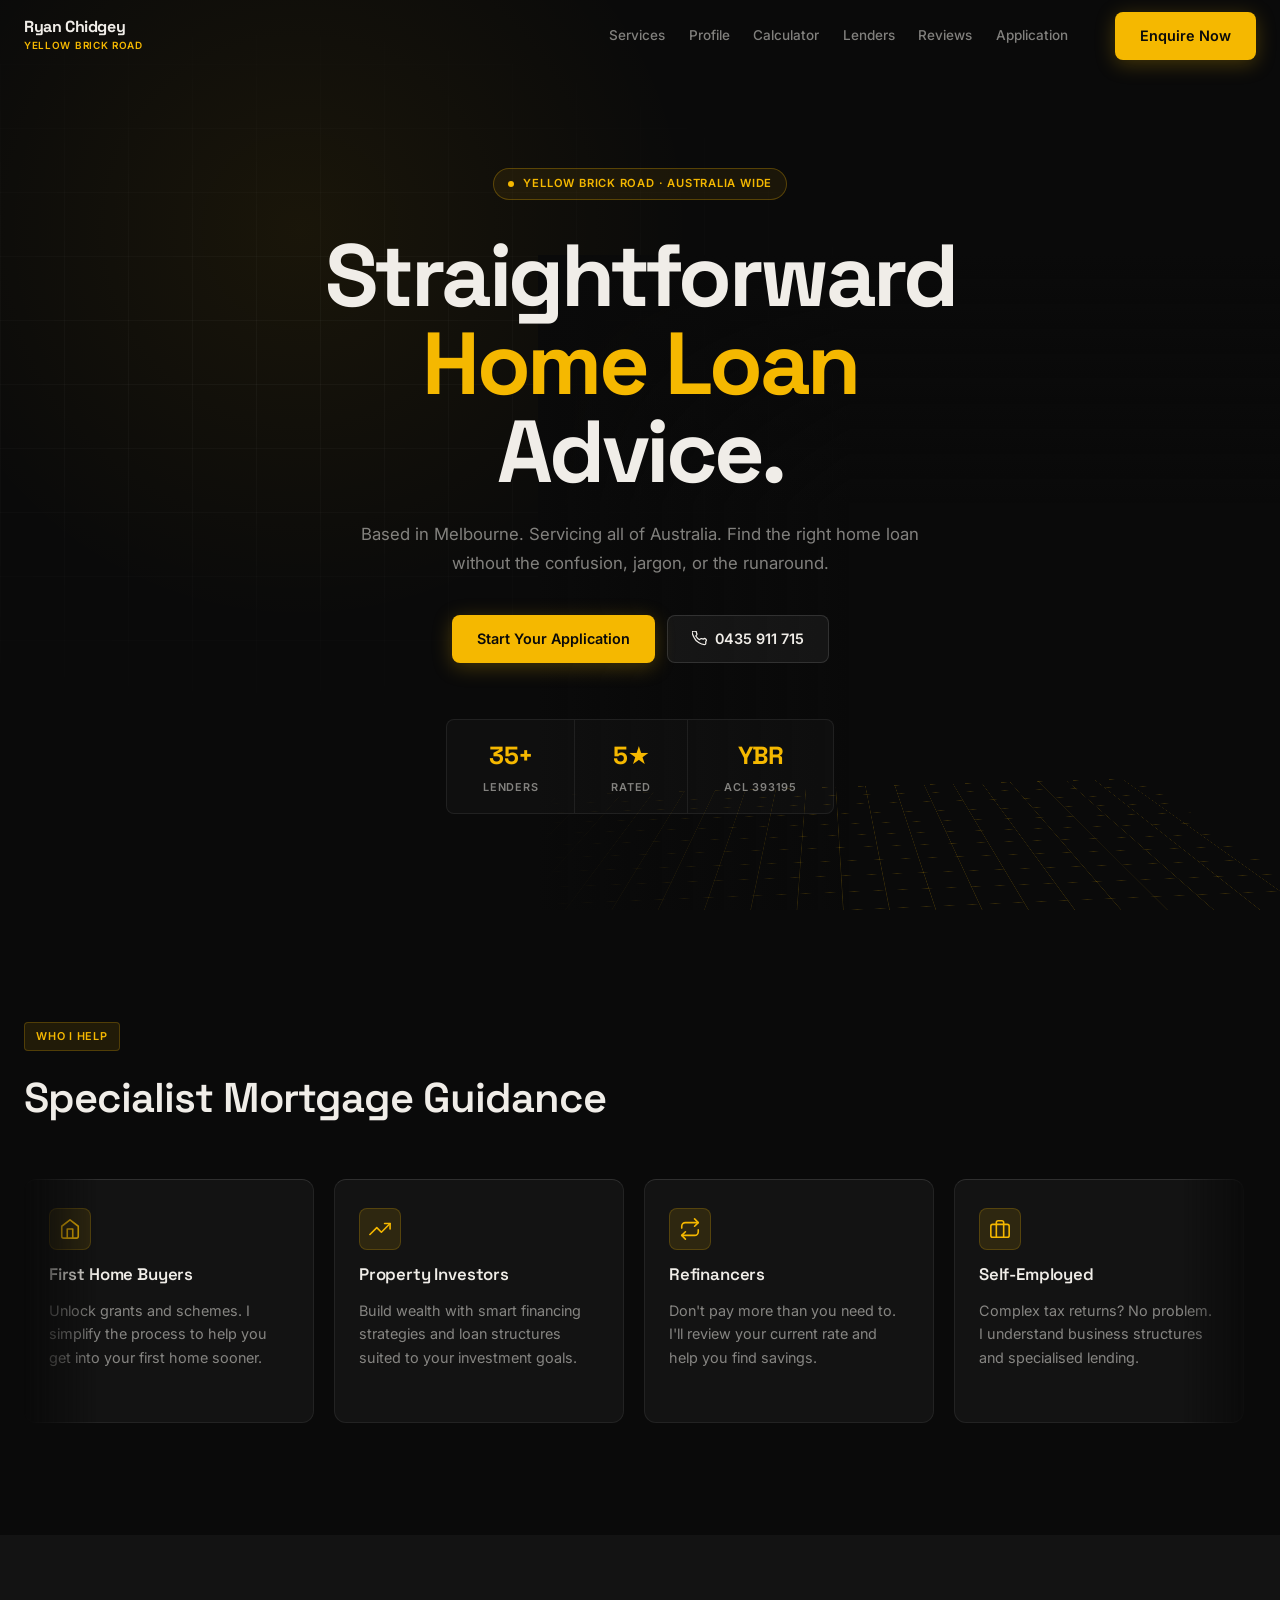
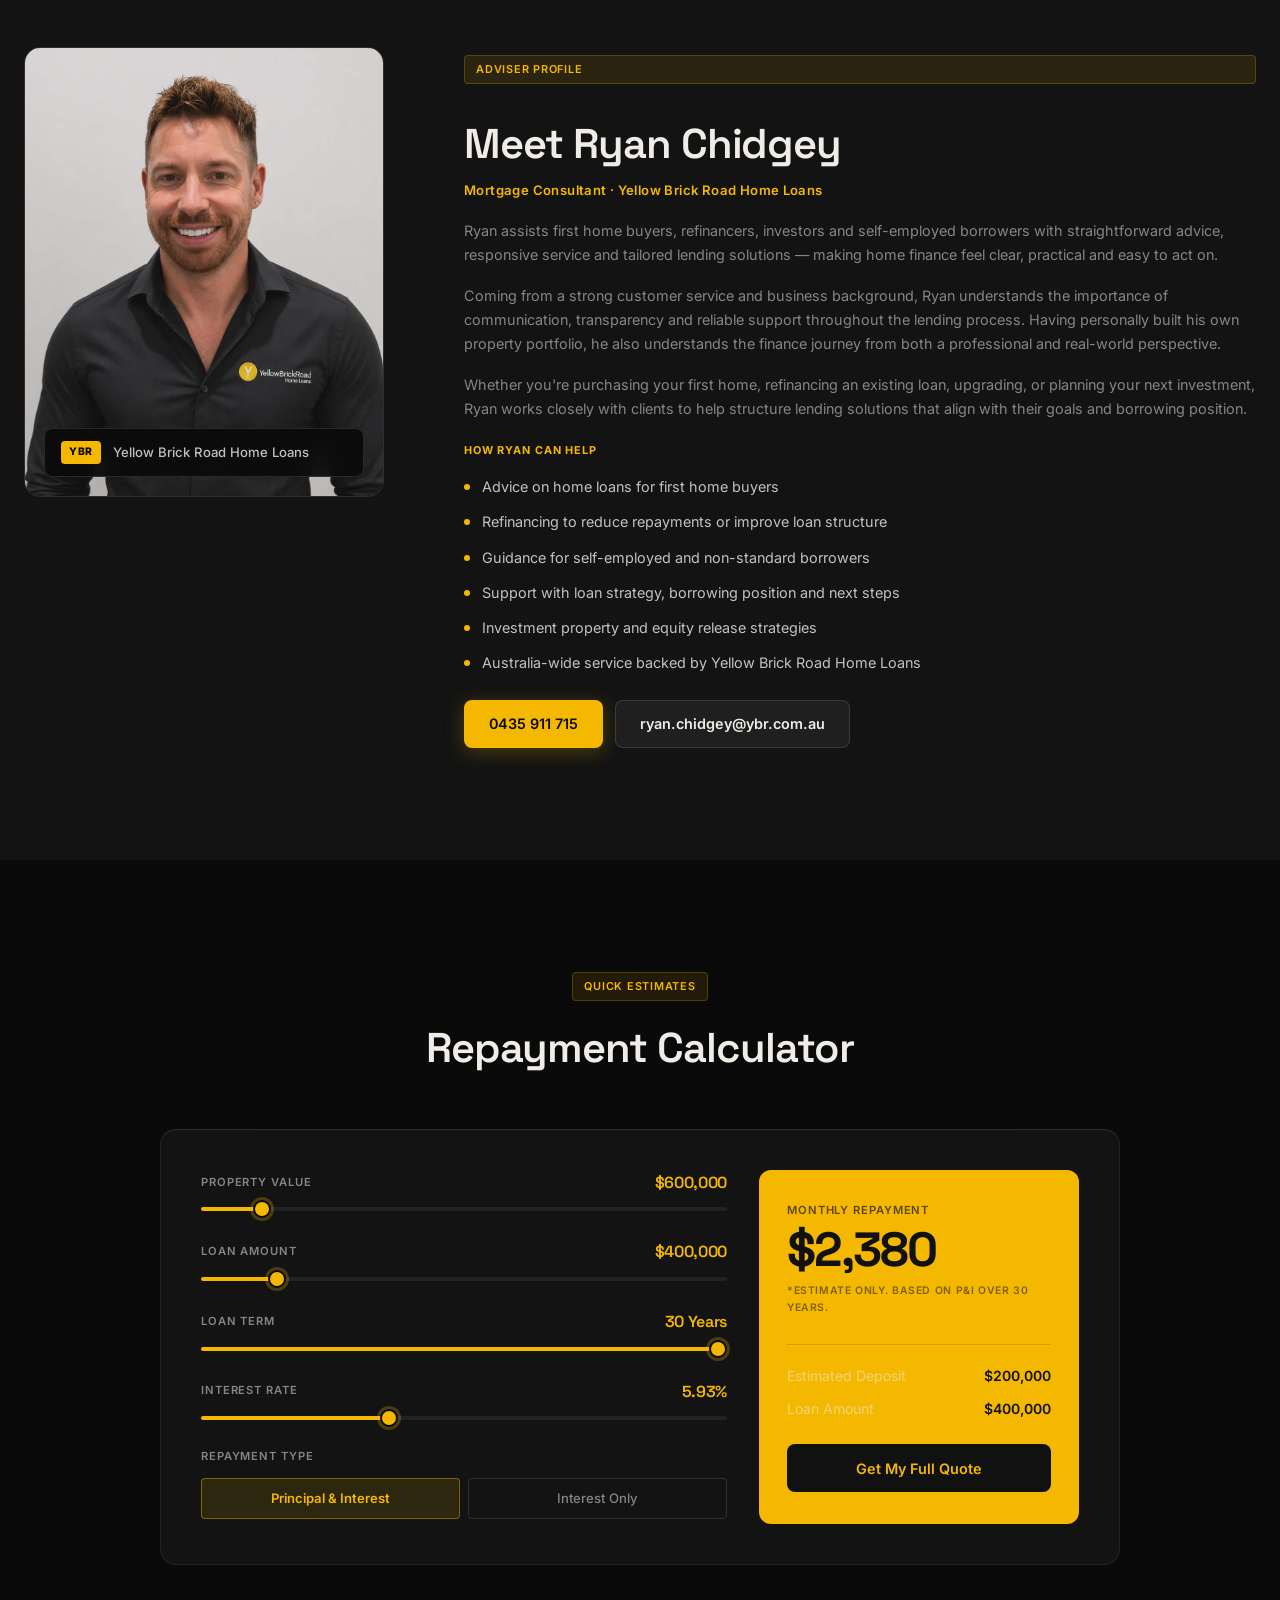
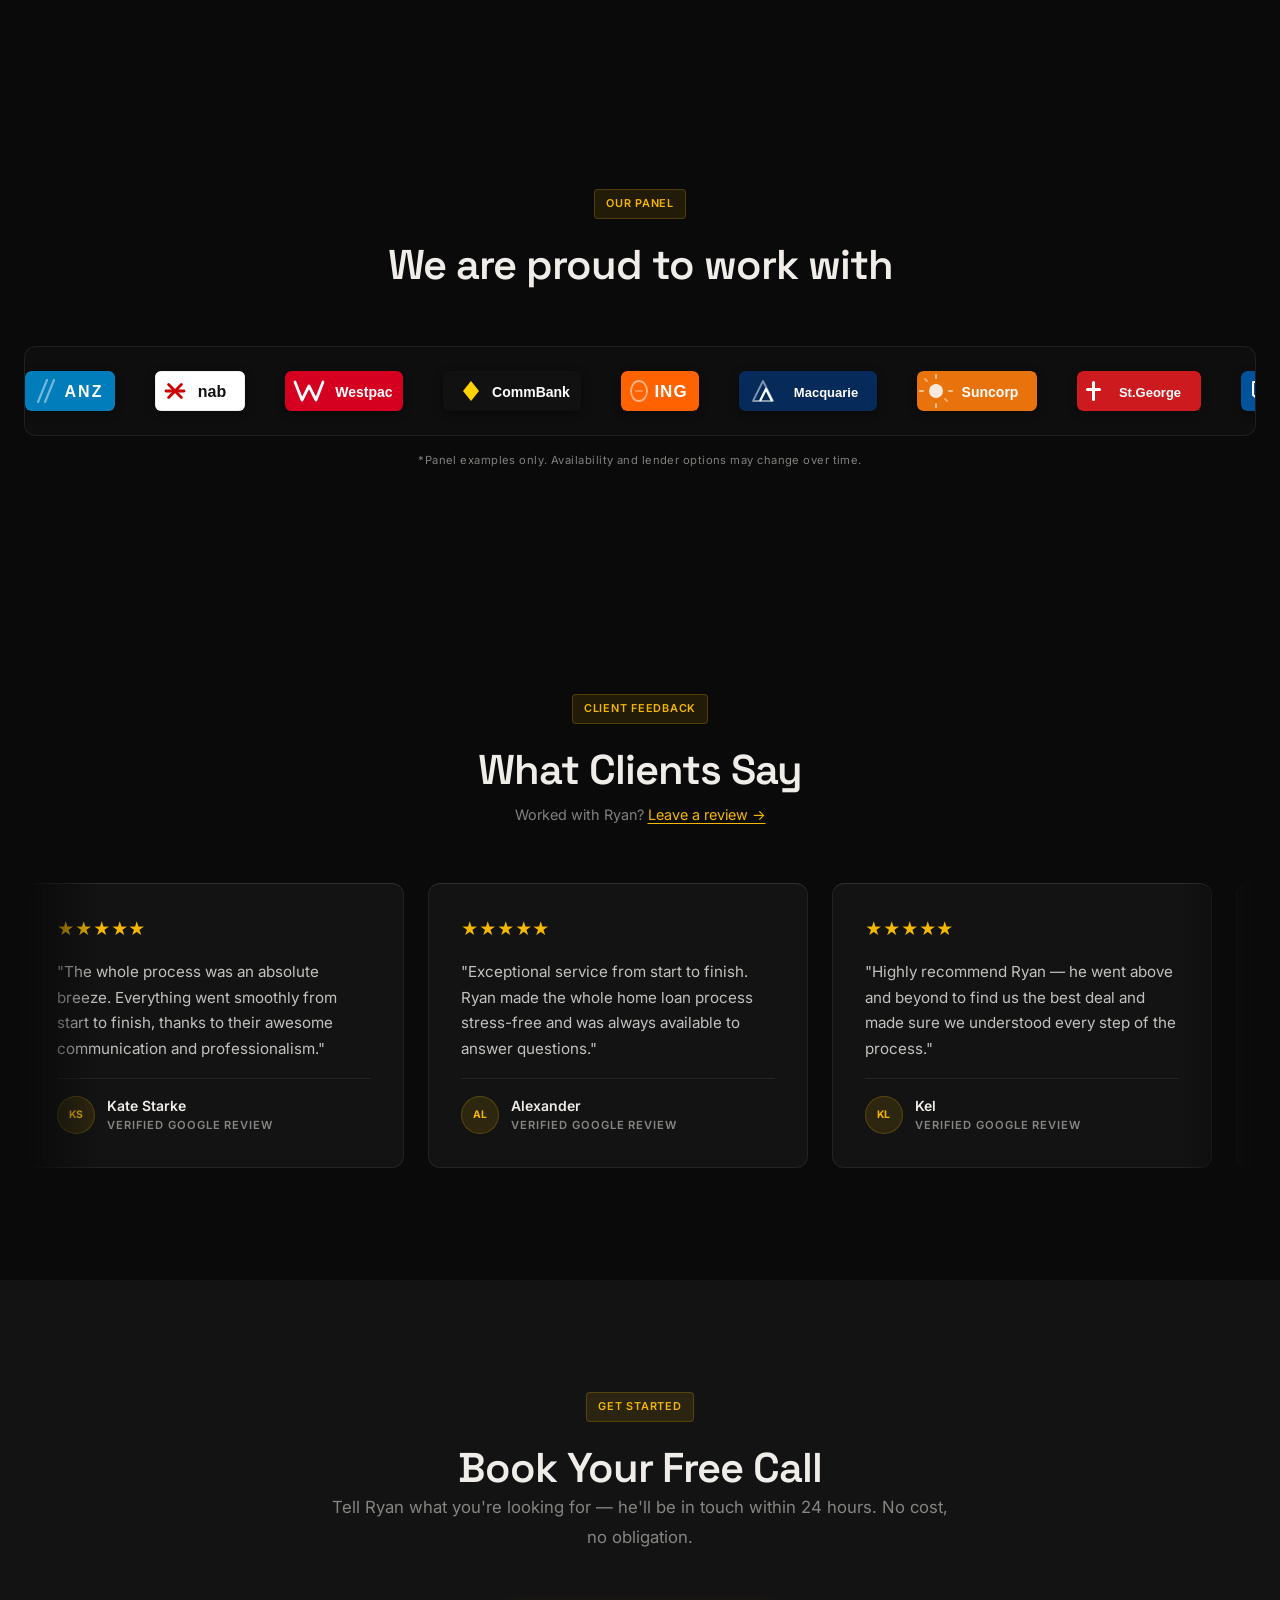
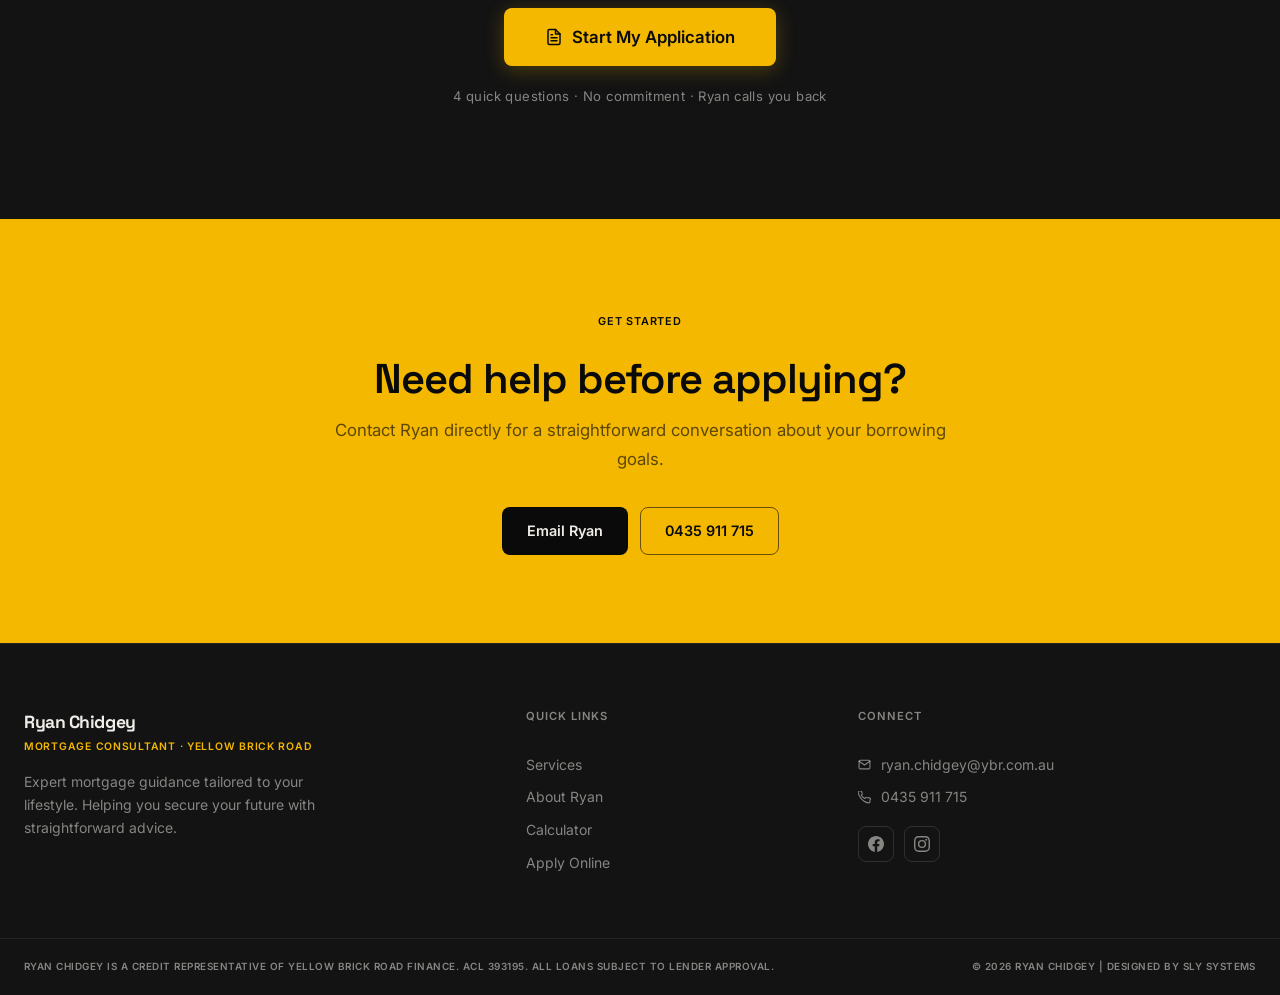
<file: index.html>
<!DOCTYPE html>
<html lang="en">
<head>
  <meta charset="UTF-8" />
  <meta name="viewport" content="width=device-width, initial-scale=1.0" />
  <title>Ryan Chidgey | Mortgage Consultant · Yellow Brick Road</title>
  <meta name="description" content="Expert home loan advice in South Morang. Helping Australians find the right home loan without the confusion, jargon, or the runaround." />
  <meta name="theme-color" content="#F5B800" />

  <link rel="preconnect" href="https://fonts.googleapis.com" />
  <link rel="preconnect" href="https://fonts.gstatic.com" crossorigin />
  <link href="https://fonts.googleapis.com/css2?family=Space+Grotesk:wght@300;400;500;600;700&family=Inter:wght@300;400;500;600&display=swap" rel="stylesheet" />
  <link rel="stylesheet" href="style.css" />
</head>
<body>

  <!-- ═══════════════════════ NAV ═══════════════════════ -->
  <header class="site-header" id="siteHeader">
    <nav class="nav-inner container-wide">

      <a href="#top" class="brand">
        <span class="brand-name">Ryan Chidgey</span>
        <span class="brand-sub">Yellow Brick Road</span>
      </a>

      <div class="desktop-nav">
        <a href="#services"     class="nav-link">Services</a>
        <a href="#profile"      class="nav-link">Profile</a>
        <a href="#calculator"   class="nav-link">Calculator</a>
        <a href="#lenders"      class="nav-link">Lenders</a>
        <a href="#reviews"      class="nav-link">Reviews</a>
        <a href="#application"  class="nav-link">Application</a>
      </div>

      <div class="nav-end">
        <a href="#contact" class="btn-cta">Enquire Now</a>
        <button class="menu-toggle" id="menuToggle" aria-label="Toggle menu" aria-expanded="false">
          <span></span><span></span><span></span>
        </button>
      </div>
    </nav>

    <div class="mobile-nav" id="mobileNav">
      <a href="#services">Services</a>
      <a href="#profile">Profile</a>
      <a href="#calculator">Calculator</a>
      <a href="#lenders">Lenders</a>
      <a href="#reviews">Reviews</a>
      <a href="#application">Application</a>
      <a href="#contact" class="mobile-cta">Enquire Now</a>
    </div>
  </header>

  <main>

    <!-- ═══════════════════════ HERO ═══════════════════════ -->
    <section class="hero" id="top">
      <div class="hero-glow" aria-hidden="true"></div>
      <div class="hero-grid-lines" aria-hidden="true"></div>
      <div class="hero-grid-3d" aria-hidden="true"><div class="hg3d-plane"></div></div>

      <div class="container hero-content">
        <div class="hero-badge reveal">
          <span class="badge-dot" aria-hidden="true"></span>
          Yellow Brick Road · Australia Wide
        </div>

        <h1 class="display-xl reveal reveal-d1">
          Straightforward<br/>
          <span class="text-yellow">Home Loan</span><br/>
          Advice.
        </h1>

        <p class="body-lg text-muted hero-sub reveal reveal-d2">
          Based in Melbourne. Servicing all of Australia. Find the right home loan without the confusion, jargon, or the runaround.
        </p>

        <div class="hero-actions reveal reveal-d3">
          <a href="#application" class="btn-primary">Start Your Application</a>
          <a href="tel:0435911715" class="btn-secondary btn-phone">
            <svg width="15" height="15" viewBox="0 0 24 24" fill="none" stroke="currentColor" stroke-width="2" stroke-linecap="round" stroke-linejoin="round" aria-hidden="true"><path d="M22 16.92v3a2 2 0 01-2.18 2 19.79 19.79 0 01-8.63-3.07A19.5 19.5 0 013.07 9.81 19.79 19.79 0 01.02 1.18 2 2 0 012 .02h3a2 2 0 012 1.72c.127.96.361 1.903.7 2.81a2 2 0 01-.45 2.11L6.09 7.91a16 16 0 006 6l1.27-1.27a2 2 0 012.11-.45c.907.339 1.85.573 2.81.7A2 2 0 0122 16.92z"/></svg>
            0435 911 715
          </a>
        </div>

        <div class="hero-stats reveal reveal-d4">
          <div class="hstat">
            <span class="hstat-num">35+</span>
            <span class="hstat-label">Lenders</span>
          </div>
          <div class="hstat-div"></div>
          <div class="hstat">
            <span class="hstat-num">5★</span>
            <span class="hstat-label">Rated</span>
          </div>
          <div class="hstat-div"></div>
          <div class="hstat">
            <span class="hstat-num">YBR</span>
            <span class="hstat-label">ACL 393195</span>
          </div>
        </div>
      </div>
    </section>

    <!-- ═══════════════════════ SERVICES ═══════════════════════ -->
    <section class="section" id="services">
      <div class="container-wide">
        <div class="section-head">
          <span class="label-chip reveal">Who I Help</span>
          <h2 class="headline-lg reveal reveal-d1">Specialist Mortgage Guidance</h2>
        </div>

        <div class="services-carousel-wrap reveal reveal-d1">
          <div class="services-track">

            <div class="service-card"><div class="sc-icon" aria-hidden="true"><svg width="22" height="22" viewBox="0 0 24 24" fill="none" stroke="currentColor" stroke-width="1.75" stroke-linecap="round" stroke-linejoin="round"><path d="M3 9l9-7 9 7v11a2 2 0 01-2 2H5a2 2 0 01-2-2z"/><polyline points="9 22 9 12 15 12 15 22"/></svg></div><h3 class="headline-sm">First Home Buyers</h3><p class="body-md text-muted">Unlock grants and schemes. I simplify the process to help you get into your first home sooner.</p></div>

            <div class="service-card"><div class="sc-icon" aria-hidden="true"><svg width="22" height="22" viewBox="0 0 24 24" fill="none" stroke="currentColor" stroke-width="1.75" stroke-linecap="round" stroke-linejoin="round"><polyline points="23 6 13.5 15.5 8.5 10.5 1 18"/><polyline points="17 6 23 6 23 12"/></svg></div><h3 class="headline-sm">Property Investors</h3><p class="body-md text-muted">Build wealth with smart financing strategies and loan structures suited to your investment goals.</p></div>

            <div class="service-card"><div class="sc-icon" aria-hidden="true"><svg width="22" height="22" viewBox="0 0 24 24" fill="none" stroke="currentColor" stroke-width="1.75" stroke-linecap="round" stroke-linejoin="round"><polyline points="17 1 21 5 17 9"/><path d="M3 11V9a4 4 0 014-4h14"/><polyline points="7 23 3 19 7 15"/><path d="M21 13v2a4 4 0 01-4 4H3"/></svg></div><h3 class="headline-sm">Refinancers</h3><p class="body-md text-muted">Don't pay more than you need to. I'll review your current rate and help you find savings.</p></div>

            <div class="service-card"><div class="sc-icon" aria-hidden="true"><svg width="22" height="22" viewBox="0 0 24 24" fill="none" stroke="currentColor" stroke-width="1.75" stroke-linecap="round" stroke-linejoin="round"><rect x="2" y="7" width="20" height="14" rx="2" ry="2"/><path d="M16 21V5a2 2 0 00-2-2h-4a2 2 0 00-2 2v16"/></svg></div><h3 class="headline-sm">Self-Employed</h3><p class="body-md text-muted">Complex tax returns? No problem. I understand business structures and specialised lending.</p></div>

            <div class="service-card"><div class="sc-icon" aria-hidden="true"><svg width="22" height="22" viewBox="0 0 24 24" fill="none" stroke="currentColor" stroke-width="1.75" stroke-linecap="round" stroke-linejoin="round"><polyline points="18 15 12 9 6 15"/><line x1="12" y1="22" x2="12" y2="9"/><path d="M6 4h12"/></svg></div><h3 class="headline-sm">Home Upgraders</h3><p class="body-md text-muted">Finance your next move with confidence, whether you're upsizing, relocating, or restructuring.</p></div>

            <!-- duplicate for seamless loop -->
            <div class="service-card"><div class="sc-icon" aria-hidden="true"><svg width="22" height="22" viewBox="0 0 24 24" fill="none" stroke="currentColor" stroke-width="1.75" stroke-linecap="round" stroke-linejoin="round"><path d="M3 9l9-7 9 7v11a2 2 0 01-2 2H5a2 2 0 01-2-2z"/><polyline points="9 22 9 12 15 12 15 22"/></svg></div><h3 class="headline-sm">First Home Buyers</h3><p class="body-md text-muted">Unlock grants and schemes. I simplify the process to help you get into your first home sooner.</p></div>

            <div class="service-card"><div class="sc-icon" aria-hidden="true"><svg width="22" height="22" viewBox="0 0 24 24" fill="none" stroke="currentColor" stroke-width="1.75" stroke-linecap="round" stroke-linejoin="round"><polyline points="23 6 13.5 15.5 8.5 10.5 1 18"/><polyline points="17 6 23 6 23 12"/></svg></div><h3 class="headline-sm">Property Investors</h3><p class="body-md text-muted">Build wealth with smart financing strategies and loan structures suited to your investment goals.</p></div>

            <div class="service-card"><div class="sc-icon" aria-hidden="true"><svg width="22" height="22" viewBox="0 0 24 24" fill="none" stroke="currentColor" stroke-width="1.75" stroke-linecap="round" stroke-linejoin="round"><polyline points="17 1 21 5 17 9"/><path d="M3 11V9a4 4 0 014-4h14"/><polyline points="7 23 3 19 7 15"/><path d="M21 13v2a4 4 0 01-4 4H3"/></svg></div><h3 class="headline-sm">Refinancers</h3><p class="body-md text-muted">Don't pay more than you need to. I'll review your current rate and help you find savings.</p></div>

            <div class="service-card"><div class="sc-icon" aria-hidden="true"><svg width="22" height="22" viewBox="0 0 24 24" fill="none" stroke="currentColor" stroke-width="1.75" stroke-linecap="round" stroke-linejoin="round"><rect x="2" y="7" width="20" height="14" rx="2" ry="2"/><path d="M16 21V5a2 2 0 00-2-2h-4a2 2 0 00-2 2v16"/></svg></div><h3 class="headline-sm">Self-Employed</h3><p class="body-md text-muted">Complex tax returns? No problem. I understand business structures and specialised lending.</p></div>

            <div class="service-card"><div class="sc-icon" aria-hidden="true"><svg width="22" height="22" viewBox="0 0 24 24" fill="none" stroke="currentColor" stroke-width="1.75" stroke-linecap="round" stroke-linejoin="round"><polyline points="18 15 12 9 6 15"/><line x1="12" y1="22" x2="12" y2="9"/><path d="M6 4h12"/></svg></div><h3 class="headline-sm">Home Upgraders</h3><p class="body-md text-muted">Finance your next move with confidence, whether you're upsizing, relocating, or restructuring.</p></div>

          </div>
        </div>
      </div>
    </section>

    <!-- ═══════════════════════ PROFILE ═══════════════════════ -->
    <section class="section section-surface" id="profile">
      <div class="container-wide profile-grid">

        <div class="profile-image-side reveal">
          <div class="profile-img-wrap">
            <img src="ryan-headshot.png" alt="Ryan Chidgey — Mortgage Consultant" class="profile-img-real" />
            <div class="profile-badge">
              <span class="badge-ybr">YBR</span>
              <span>Yellow Brick Road Home Loans</span>
            </div>
          </div>
        </div>

        <div class="profile-content reveal reveal-d1">
          <span class="label-chip">Adviser Profile</span>
          <h2 class="headline-lg">Meet Ryan Chidgey</h2>
          <p class="label-sub">Mortgage Consultant · Yellow Brick Road Home Loans</p>

          <p class="body-md text-muted">
            Ryan assists first home buyers, refinancers, investors and self-employed borrowers with straightforward advice, responsive service and tailored lending solutions — making home finance feel clear, practical and easy to act on.
          </p>

          <p class="body-md text-muted">
            Coming from a strong customer service and business background, Ryan understands the importance of communication, transparency and reliable support throughout the lending process. Having personally built his own property portfolio, he also understands the finance journey from both a professional and real-world perspective.
          </p>

          <p class="body-md text-muted">
            Whether you're purchasing your first home, refinancing an existing loan, upgrading, or planning your next investment, Ryan works closely with clients to help structure lending solutions that align with their goals and borrowing position.
          </p>

          <div class="profile-services">
            <p class="profile-services-heading">How Ryan Can Help</p>
            <div class="ps-item"><span class="ps-dot" aria-hidden="true"></span>Advice on home loans for first home buyers</div>
            <div class="ps-item"><span class="ps-dot" aria-hidden="true"></span>Refinancing to reduce repayments or improve loan structure</div>
            <div class="ps-item"><span class="ps-dot" aria-hidden="true"></span>Guidance for self-employed and non-standard borrowers</div>
            <div class="ps-item"><span class="ps-dot" aria-hidden="true"></span>Support with loan strategy, borrowing position and next steps</div>
            <div class="ps-item"><span class="ps-dot" aria-hidden="true"></span>Investment property and equity release strategies</div>
            <div class="ps-item"><span class="ps-dot" aria-hidden="true"></span>Australia-wide service backed by Yellow Brick Road Home Loans</div>
          </div>

          <div class="profile-contact">
            <a href="tel:0435911715" class="btn-primary">0435 911 715</a>
            <a href="mailto:ryan.chidgey@ybr.com.au?subject=Home%20Loan%20Enquiry" class="btn-secondary">ryan.chidgey@ybr.com.au</a>
          </div>
        </div>

      </div>
    </section>

    <!-- ═══════════════════════ CALCULATOR ═══════════════════════ -->
    <section class="section" id="calculator">
      <div class="container-wide">
        <div class="section-head center-head">
          <span class="label-chip reveal">Quick Estimates</span>
          <h2 class="headline-lg reveal reveal-d1">Repayment Calculator</h2>
        </div>

        <div class="calc-shell reveal reveal-d2">

          <div class="calc-inputs">

            <div class="calc-field">
              <div class="calc-field-header">
                <label class="label-mono text-muted" for="propertyValue">Property Value</label>
                <span class="calc-val-display" id="propertyValueDisplay">$600,000</span>
              </div>
              <input type="range" id="propertyValue" min="100000" max="5000000" step="10000" value="600000" />
            </div>

            <div class="calc-field">
              <div class="calc-field-header">
                <label class="label-mono text-muted" for="loanAmount">Loan Amount</label>
                <span class="calc-val-display" id="loanAmountDisplay">$400,000</span>
              </div>
              <input type="range" id="loanAmount" min="5000" max="3000000" step="5000" value="400000" />
            </div>

            <div class="calc-field">
              <div class="calc-field-header">
                <label class="label-mono text-muted" for="loanTerm">Loan Term</label>
                <span class="calc-val-display" id="loanTermDisplay">30 Years</span>
              </div>
              <input type="range" id="loanTerm" min="1" max="30" step="1" value="30" />
            </div>

            <div class="calc-field">
              <div class="calc-field-header">
                <label class="label-mono text-muted" for="interestRate">Interest Rate</label>
                <span class="calc-val-display" id="interestRateDisplay">5.93%</span>
              </div>
              <input type="range" id="interestRate" min="1" max="15" step="0.01" value="5.93" />
            </div>

            <div class="calc-field">
              <label class="label-mono text-muted">Repayment Type</label>
              <div class="repay-toggle">
                <label class="repay-option">
                  <input type="radio" name="repaymentType" value="pi" checked />
                  <span>Principal &amp; Interest</span>
                </label>
                <label class="repay-option">
                  <input type="radio" name="repaymentType" value="io" />
                  <span>Interest Only</span>
                </label>
              </div>
            </div>

          </div>

          <div class="calc-output">
            <div class="calc-result-card">
              <p class="label-mono text-muted">Monthly Repayment</p>
              <div class="calc-amount" id="calcMonthly">$2,333</div>
              <p class="calc-note">*ESTIMATE ONLY. BASED ON P&amp;I OVER 30 YEARS.</p>

              <div class="calc-breakdown">
                <div class="cb-row">
                  <span class="text-muted">Estimated Deposit</span>
                  <span id="calcDeposit">$200,000</span>
                </div>
                <div class="cb-row">
                  <span class="text-muted">Loan Amount</span>
                  <span id="calcLoanDisplay">$400,000</span>
                </div>
              </div>

              <a href="#application" class="btn-primary btn-full">Get My Full Quote</a>
            </div>
          </div>

        </div>
      </div>
    </section>

    <!-- ═══════════════════════ LENDERS ═══════════════════════ -->
    <section class="section" id="lenders">
      <div class="container-wide">
        <div class="section-head center-head">
          <span class="label-chip reveal">Our Panel</span>
          <h2 class="headline-lg reveal reveal-d1">We are proud to work with</h2>
        </div>

        <div class="lenders-wrap reveal reveal-d2" aria-label="Lender panel">
          <div class="lenders-track">

            <!-- ANZ -->
            <div class="lender-logo"><svg xmlns="http://www.w3.org/2000/svg" viewBox="0 0 90 40" height="40" aria-label="ANZ"><rect width="90" height="40" rx="6" fill="#007DBA"/><line x1="13" y1="31" x2="22" y2="9" stroke="white" stroke-width="2.2" stroke-linecap="round" opacity="0.45"/><line x1="20" y1="31" x2="29" y2="9" stroke="white" stroke-width="2.2" stroke-linecap="round" opacity="0.45"/><text x="59" y="26" font-family="Arial,sans-serif" font-size="16" font-weight="800" fill="white" text-anchor="middle" letter-spacing="2">ANZ</text></svg></div>

            <!-- NAB -->
            <div class="lender-logo"><svg xmlns="http://www.w3.org/2000/svg" viewBox="0 0 90 40" height="40" aria-label="NAB"><rect width="90" height="40" rx="6" fill="white" stroke="#E0E0E0"/><g transform="translate(20,20)"><line x1="-9" y1="0" x2="9" y2="0" stroke="#CC0000" stroke-width="2.8" stroke-linecap="round"/><line x1="-6.4" y1="-6.4" x2="6.4" y2="6.4" stroke="#CC0000" stroke-width="2.8" stroke-linecap="round"/><line x1="-6.4" y1="6.4" x2="6.4" y2="-6.4" stroke="#CC0000" stroke-width="2.8" stroke-linecap="round"/></g><text x="57" y="26" font-family="Arial,sans-serif" font-size="16" font-weight="800" fill="#111" text-anchor="middle">nab</text></svg></div>

            <!-- Westpac -->
            <div class="lender-logo"><svg xmlns="http://www.w3.org/2000/svg" viewBox="0 0 118 40" height="40" aria-label="Westpac"><rect width="118" height="40" rx="6" fill="#D5001F"/><polyline points="10,11 17,29 24,15 31,29 38,11" fill="none" stroke="white" stroke-width="2.8" stroke-linejoin="round" stroke-linecap="round"/><text x="79" y="26" font-family="Arial,sans-serif" font-size="14" font-weight="700" fill="white" text-anchor="middle">Westpac</text></svg></div>

            <!-- CommBank -->
            <div class="lender-logo"><svg xmlns="http://www.w3.org/2000/svg" viewBox="0 0 138 40" height="40" aria-label="CommBank"><rect width="138" height="40" rx="6" fill="#111"/><path d="M20 20 L28 10 L36 20 L28 30 Z" fill="#FFD200"/><text x="88" y="26" font-family="Arial,sans-serif" font-size="14" font-weight="700" fill="white" text-anchor="middle">CommBank</text></svg></div>

            <!-- ING -->
            <div class="lender-logo"><svg xmlns="http://www.w3.org/2000/svg" viewBox="0 0 78 40" height="40" aria-label="ING"><rect width="78" height="40" rx="6" fill="#FF6200"/><ellipse cx="18" cy="20" rx="8" ry="10" fill="none" stroke="white" stroke-width="1.8" opacity="0.5"/><line x1="14" y1="20" x2="22" y2="20" stroke="white" stroke-width="1.5" opacity="0.4"/><text x="50" y="26" font-family="Arial,sans-serif" font-size="17" font-weight="800" fill="white" text-anchor="middle" letter-spacing="1">ING</text></svg></div>

            <!-- Macquarie -->
            <div class="lender-logo"><svg xmlns="http://www.w3.org/2000/svg" viewBox="0 0 138 40" height="40" aria-label="Macquarie"><rect width="138" height="40" rx="6" fill="#062B5B"/><path d="M14 30 L24 10 L34 30 Z" fill="none" stroke="white" stroke-width="1.8" stroke-linejoin="round" opacity="0.5"/><path d="M21 30 L27 18 L33 30" fill="none" stroke="white" stroke-width="2.2" stroke-linejoin="round"/><text x="87" y="26" font-family="Arial,sans-serif" font-size="13" font-weight="700" fill="white" text-anchor="middle">Macquarie</text></svg></div>

            <!-- Suncorp -->
            <div class="lender-logo"><svg xmlns="http://www.w3.org/2000/svg" viewBox="0 0 120 40" height="40" aria-label="Suncorp"><rect width="120" height="40" rx="6" fill="#E8720C"/><circle cx="19" cy="20" r="7" fill="white" opacity="0.85"/><line x1="19" y1="4" x2="19" y2="7" stroke="white" stroke-width="2" stroke-linecap="round" opacity="0.55"/><line x1="19" y1="33" x2="19" y2="36" stroke="white" stroke-width="2" stroke-linecap="round" opacity="0.55"/><line x1="3" y1="20" x2="6" y2="20" stroke="white" stroke-width="2" stroke-linecap="round" opacity="0.55"/><line x1="32" y1="20" x2="35" y2="20" stroke="white" stroke-width="2" stroke-linecap="round" opacity="0.55"/><line x1="8" y1="8" x2="10" y2="10" stroke="white" stroke-width="2" stroke-linecap="round" opacity="0.4"/><line x1="28" y1="28" x2="30" y2="30" stroke="white" stroke-width="2" stroke-linecap="round" opacity="0.4"/><text x="73" y="26" font-family="Arial,sans-serif" font-size="14" font-weight="700" fill="white" text-anchor="middle">Suncorp</text></svg></div>

            <!-- St.George -->
            <div class="lender-logo"><svg xmlns="http://www.w3.org/2000/svg" viewBox="0 0 124 40" height="40" aria-label="St.George"><rect width="124" height="40" rx="6" fill="#CD1A1E"/><rect x="15" y="10" width="3" height="20" rx="1.5" fill="white"/><rect x="9" y="17" width="15" height="3" rx="1.5" fill="white"/><text x="73" y="26" font-family="Arial,sans-serif" font-size="13" font-weight="700" fill="white" text-anchor="middle">St.George</text></svg></div>

            <!-- Liberty -->
            <div class="lender-logo"><svg xmlns="http://www.w3.org/2000/svg" viewBox="0 0 105 40" height="40" aria-label="Liberty Financial"><rect width="105" height="40" rx="6" fill="#00539B"/><path d="M18 11 L24 11 L24 24 Q18 29 18 29 Q12 24 12 24 L12 11 Z" fill="none" stroke="white" stroke-width="2" stroke-linejoin="round"/><text x="64" y="26" font-family="Arial,sans-serif" font-size="14" font-weight="700" fill="white" text-anchor="middle">Liberty</text></svg></div>

            <!-- La Trobe Financial -->
            <div class="lender-logo"><svg xmlns="http://www.w3.org/2000/svg" viewBox="0 0 155 40" height="40" aria-label="La Trobe Financial"><rect width="155" height="40" rx="6" fill="#5C2D82"/><text x="17" y="28" font-family="Arial Black,sans-serif" font-size="22" font-weight="900" fill="white" opacity="0.35">L</text><text x="85" y="26" font-family="Arial,sans-serif" font-size="12.5" font-weight="700" fill="white" text-anchor="middle">La Trobe Financial</text></svg></div>

            <!-- Pepper Money -->
            <div class="lender-logo"><svg xmlns="http://www.w3.org/2000/svg" viewBox="0 0 128 40" height="40" aria-label="Pepper Money"><rect width="128" height="40" rx="6" fill="white" stroke="#E0E0E0"/><text x="17" y="29" font-family="Arial Black,sans-serif" font-size="24" font-weight="900" fill="#00A14B">P</text><text x="73" y="26" font-family="Arial,sans-serif" font-size="13" font-weight="700" fill="#00A14B" text-anchor="middle">Pepper Money</text></svg></div>

            <!-- Bank of Sydney -->
            <div class="lender-logo"><svg xmlns="http://www.w3.org/2000/svg" viewBox="0 0 138 40" height="40" aria-label="Bank of Sydney"><rect width="138" height="40" rx="6" fill="#001D6C"/><rect x="11" y="11" width="22" height="18" rx="2" fill="none" stroke="white" stroke-width="1.8" opacity="0.45"/><line x1="11" y1="20" x2="33" y2="20" stroke="white" stroke-width="1.5" opacity="0.35"/><text x="87" y="26" font-family="Arial,sans-serif" font-size="12.5" font-weight="700" fill="white" text-anchor="middle">Bank of Sydney</text></svg></div>

            <!-- Brighten -->
            <div class="lender-logo"><svg xmlns="http://www.w3.org/2000/svg" viewBox="0 0 108 40" height="40" aria-label="Brighten"><rect width="108" height="40" rx="6" fill="#0080C6"/><path d="M20 13 L22 18 L28 20 L22 22 L20 27 L18 22 L12 20 L18 18 Z" fill="white" opacity="0.8"/><text x="66" y="26" font-family="Arial,sans-serif" font-size="14" font-weight="700" fill="white" text-anchor="middle">Brighten</text></svg></div>

            <!-- Banjo -->
            <div class="lender-logo"><svg xmlns="http://www.w3.org/2000/svg" viewBox="0 0 90 40" height="40" aria-label="Banjo"><rect width="90" height="40" rx="6" fill="#1D5FAF"/><circle cx="19" cy="22" r="8" fill="none" stroke="white" stroke-width="2" opacity="0.5"/><circle cx="19" cy="22" r="3" fill="white" opacity="0.7"/><line x1="25" y1="16" x2="19" y2="11" stroke="white" stroke-width="2" stroke-linecap="round" opacity="0.7"/><text x="57" y="26" font-family="Arial,sans-serif" font-size="15" font-weight="700" fill="white" text-anchor="middle">Banjo</text></svg></div>

            <!-- RedZed -->
            <div class="lender-logo"><svg xmlns="http://www.w3.org/2000/svg" viewBox="0 0 98 40" height="40" aria-label="RedZed"><rect width="98" height="40" rx="6" fill="#E02020"/><polyline points="11,11 23,11 11,29 23,29" fill="none" stroke="white" stroke-width="2.5" stroke-linecap="round" stroke-linejoin="round"/><text x="63" y="26" font-family="Arial,sans-serif" font-size="14" font-weight="700" fill="white" text-anchor="middle">RedZed</text></svg></div>

            <!-- Thinktank -->
            <div class="lender-logo"><svg xmlns="http://www.w3.org/2000/svg" viewBox="0 0 120 40" height="40" aria-label="Thinktank"><rect width="120" height="40" rx="6" fill="#1D3461"/><path d="M19 28 Q11 28 11 20 Q11 12 19 12 Q27 12 27 20 Q27 25 23 27 L23 31" fill="none" stroke="white" stroke-width="2" stroke-linecap="round" stroke-linejoin="round" opacity="0.7"/><circle cx="23" cy="33" r="1.5" fill="white" opacity="0.6"/><text x="72" y="26" font-family="Arial,sans-serif" font-size="13" font-weight="700" fill="white" text-anchor="middle">Thinktank</text></svg></div>

            <!-- Better Choice -->
            <div class="lender-logo"><svg xmlns="http://www.w3.org/2000/svg" viewBox="0 0 138 40" height="40" aria-label="Better Choice"><rect width="138" height="40" rx="6" fill="#2D6A4F"/><polyline points="10,20 16,26 28,13" fill="none" stroke="white" stroke-width="2.8" stroke-linecap="round" stroke-linejoin="round"/><text x="85" y="26" font-family="Arial,sans-serif" font-size="13" font-weight="700" fill="white" text-anchor="middle">Better Choice</text></svg></div>

            <!-- duplicate set for seamless loop -->

            <div class="lender-logo"><svg xmlns="http://www.w3.org/2000/svg" viewBox="0 0 90 40" height="40" aria-label="ANZ"><rect width="90" height="40" rx="6" fill="#007DBA"/><line x1="13" y1="31" x2="22" y2="9" stroke="white" stroke-width="2.2" stroke-linecap="round" opacity="0.45"/><line x1="20" y1="31" x2="29" y2="9" stroke="white" stroke-width="2.2" stroke-linecap="round" opacity="0.45"/><text x="59" y="26" font-family="Arial,sans-serif" font-size="16" font-weight="800" fill="white" text-anchor="middle" letter-spacing="2">ANZ</text></svg></div>
            <div class="lender-logo"><svg xmlns="http://www.w3.org/2000/svg" viewBox="0 0 90 40" height="40" aria-label="NAB"><rect width="90" height="40" rx="6" fill="white" stroke="#E0E0E0"/><g transform="translate(20,20)"><line x1="-9" y1="0" x2="9" y2="0" stroke="#CC0000" stroke-width="2.8" stroke-linecap="round"/><line x1="-6.4" y1="-6.4" x2="6.4" y2="6.4" stroke="#CC0000" stroke-width="2.8" stroke-linecap="round"/><line x1="-6.4" y1="6.4" x2="6.4" y2="-6.4" stroke="#CC0000" stroke-width="2.8" stroke-linecap="round"/></g><text x="57" y="26" font-family="Arial,sans-serif" font-size="16" font-weight="800" fill="#111" text-anchor="middle">nab</text></svg></div>
            <div class="lender-logo"><svg xmlns="http://www.w3.org/2000/svg" viewBox="0 0 118 40" height="40" aria-label="Westpac"><rect width="118" height="40" rx="6" fill="#D5001F"/><polyline points="10,11 17,29 24,15 31,29 38,11" fill="none" stroke="white" stroke-width="2.8" stroke-linejoin="round" stroke-linecap="round"/><text x="79" y="26" font-family="Arial,sans-serif" font-size="14" font-weight="700" fill="white" text-anchor="middle">Westpac</text></svg></div>
            <div class="lender-logo"><svg xmlns="http://www.w3.org/2000/svg" viewBox="0 0 138 40" height="40" aria-label="CommBank"><rect width="138" height="40" rx="6" fill="#111"/><path d="M20 20 L28 10 L36 20 L28 30 Z" fill="#FFD200"/><text x="88" y="26" font-family="Arial,sans-serif" font-size="14" font-weight="700" fill="white" text-anchor="middle">CommBank</text></svg></div>
            <div class="lender-logo"><svg xmlns="http://www.w3.org/2000/svg" viewBox="0 0 78 40" height="40" aria-label="ING"><rect width="78" height="40" rx="6" fill="#FF6200"/><ellipse cx="18" cy="20" rx="8" ry="10" fill="none" stroke="white" stroke-width="1.8" opacity="0.5"/><line x1="14" y1="20" x2="22" y2="20" stroke="white" stroke-width="1.5" opacity="0.4"/><text x="50" y="26" font-family="Arial,sans-serif" font-size="17" font-weight="800" fill="white" text-anchor="middle" letter-spacing="1">ING</text></svg></div>
            <div class="lender-logo"><svg xmlns="http://www.w3.org/2000/svg" viewBox="0 0 138 40" height="40" aria-label="Macquarie"><rect width="138" height="40" rx="6" fill="#062B5B"/><path d="M14 30 L24 10 L34 30 Z" fill="none" stroke="white" stroke-width="1.8" stroke-linejoin="round" opacity="0.5"/><path d="M21 30 L27 18 L33 30" fill="none" stroke="white" stroke-width="2.2" stroke-linejoin="round"/><text x="87" y="26" font-family="Arial,sans-serif" font-size="13" font-weight="700" fill="white" text-anchor="middle">Macquarie</text></svg></div>
            <div class="lender-logo"><svg xmlns="http://www.w3.org/2000/svg" viewBox="0 0 120 40" height="40" aria-label="Suncorp"><rect width="120" height="40" rx="6" fill="#E8720C"/><circle cx="19" cy="20" r="7" fill="white" opacity="0.85"/><line x1="19" y1="4" x2="19" y2="7" stroke="white" stroke-width="2" stroke-linecap="round" opacity="0.55"/><line x1="19" y1="33" x2="19" y2="36" stroke="white" stroke-width="2" stroke-linecap="round" opacity="0.55"/><line x1="3" y1="20" x2="6" y2="20" stroke="white" stroke-width="2" stroke-linecap="round" opacity="0.55"/><line x1="32" y1="20" x2="35" y2="20" stroke="white" stroke-width="2" stroke-linecap="round" opacity="0.55"/><line x1="8" y1="8" x2="10" y2="10" stroke="white" stroke-width="2" stroke-linecap="round" opacity="0.4"/><line x1="28" y1="28" x2="30" y2="30" stroke="white" stroke-width="2" stroke-linecap="round" opacity="0.4"/><text x="73" y="26" font-family="Arial,sans-serif" font-size="14" font-weight="700" fill="white" text-anchor="middle">Suncorp</text></svg></div>
            <div class="lender-logo"><svg xmlns="http://www.w3.org/2000/svg" viewBox="0 0 124 40" height="40" aria-label="St.George"><rect width="124" height="40" rx="6" fill="#CD1A1E"/><rect x="15" y="10" width="3" height="20" rx="1.5" fill="white"/><rect x="9" y="17" width="15" height="3" rx="1.5" fill="white"/><text x="73" y="26" font-family="Arial,sans-serif" font-size="13" font-weight="700" fill="white" text-anchor="middle">St.George</text></svg></div>
            <div class="lender-logo"><svg xmlns="http://www.w3.org/2000/svg" viewBox="0 0 105 40" height="40" aria-label="Liberty Financial"><rect width="105" height="40" rx="6" fill="#00539B"/><path d="M18 11 L24 11 L24 24 Q18 29 18 29 Q12 24 12 24 L12 11 Z" fill="none" stroke="white" stroke-width="2" stroke-linejoin="round"/><text x="64" y="26" font-family="Arial,sans-serif" font-size="14" font-weight="700" fill="white" text-anchor="middle">Liberty</text></svg></div>
            <div class="lender-logo"><svg xmlns="http://www.w3.org/2000/svg" viewBox="0 0 155 40" height="40" aria-label="La Trobe Financial"><rect width="155" height="40" rx="6" fill="#5C2D82"/><text x="17" y="28" font-family="Arial Black,sans-serif" font-size="22" font-weight="900" fill="white" opacity="0.35">L</text><text x="85" y="26" font-family="Arial,sans-serif" font-size="12.5" font-weight="700" fill="white" text-anchor="middle">La Trobe Financial</text></svg></div>
            <div class="lender-logo"><svg xmlns="http://www.w3.org/2000/svg" viewBox="0 0 128 40" height="40" aria-label="Pepper Money"><rect width="128" height="40" rx="6" fill="white" stroke="#E0E0E0"/><text x="17" y="29" font-family="Arial Black,sans-serif" font-size="24" font-weight="900" fill="#00A14B">P</text><text x="73" y="26" font-family="Arial,sans-serif" font-size="13" font-weight="700" fill="#00A14B" text-anchor="middle">Pepper Money</text></svg></div>
            <div class="lender-logo"><svg xmlns="http://www.w3.org/2000/svg" viewBox="0 0 138 40" height="40" aria-label="Bank of Sydney"><rect width="138" height="40" rx="6" fill="#001D6C"/><rect x="11" y="11" width="22" height="18" rx="2" fill="none" stroke="white" stroke-width="1.8" opacity="0.45"/><line x1="11" y1="20" x2="33" y2="20" stroke="white" stroke-width="1.5" opacity="0.35"/><text x="87" y="26" font-family="Arial,sans-serif" font-size="12.5" font-weight="700" fill="white" text-anchor="middle">Bank of Sydney</text></svg></div>
            <div class="lender-logo"><svg xmlns="http://www.w3.org/2000/svg" viewBox="0 0 108 40" height="40" aria-label="Brighten"><rect width="108" height="40" rx="6" fill="#0080C6"/><path d="M20 13 L22 18 L28 20 L22 22 L20 27 L18 22 L12 20 L18 18 Z" fill="white" opacity="0.8"/><text x="66" y="26" font-family="Arial,sans-serif" font-size="14" font-weight="700" fill="white" text-anchor="middle">Brighten</text></svg></div>
            <div class="lender-logo"><svg xmlns="http://www.w3.org/2000/svg" viewBox="0 0 90 40" height="40" aria-label="Banjo"><rect width="90" height="40" rx="6" fill="#1D5FAF"/><circle cx="19" cy="22" r="8" fill="none" stroke="white" stroke-width="2" opacity="0.5"/><circle cx="19" cy="22" r="3" fill="white" opacity="0.7"/><line x1="25" y1="16" x2="19" y2="11" stroke="white" stroke-width="2" stroke-linecap="round" opacity="0.7"/><text x="57" y="26" font-family="Arial,sans-serif" font-size="15" font-weight="700" fill="white" text-anchor="middle">Banjo</text></svg></div>
            <div class="lender-logo"><svg xmlns="http://www.w3.org/2000/svg" viewBox="0 0 98 40" height="40" aria-label="RedZed"><rect width="98" height="40" rx="6" fill="#E02020"/><polyline points="11,11 23,11 11,29 23,29" fill="none" stroke="white" stroke-width="2.5" stroke-linecap="round" stroke-linejoin="round"/><text x="63" y="26" font-family="Arial,sans-serif" font-size="14" font-weight="700" fill="white" text-anchor="middle">RedZed</text></svg></div>
            <div class="lender-logo"><svg xmlns="http://www.w3.org/2000/svg" viewBox="0 0 120 40" height="40" aria-label="Thinktank"><rect width="120" height="40" rx="6" fill="#1D3461"/><path d="M19 28 Q11 28 11 20 Q11 12 19 12 Q27 12 27 20 Q27 25 23 27 L23 31" fill="none" stroke="white" stroke-width="2" stroke-linecap="round" stroke-linejoin="round" opacity="0.7"/><circle cx="23" cy="33" r="1.5" fill="white" opacity="0.6"/><text x="72" y="26" font-family="Arial,sans-serif" font-size="13" font-weight="700" fill="white" text-anchor="middle">Thinktank</text></svg></div>
            <div class="lender-logo"><svg xmlns="http://www.w3.org/2000/svg" viewBox="0 0 138 40" height="40" aria-label="Better Choice"><rect width="138" height="40" rx="6" fill="#2D6A4F"/><polyline points="10,20 16,26 28,13" fill="none" stroke="white" stroke-width="2.8" stroke-linecap="round" stroke-linejoin="round"/><text x="85" y="26" font-family="Arial,sans-serif" font-size="13" font-weight="700" fill="white" text-anchor="middle">Better Choice</text></svg></div>

          </div>
        </div>

        <p class="lenders-note text-muted reveal">*Panel examples only. Availability and lender options may change over time.</p>
      </div>
    </section>

    <!-- ═══════════════════════ REVIEWS ═══════════════════════ -->
    <section class="section" id="reviews">
      <div class="container-wide">
        <div class="section-head center-head">
          <span class="label-chip reveal">Client Feedback</span>
          <h2 class="headline-lg reveal reveal-d1">What Clients Say</h2>
          <p class="body-md text-muted reveal reveal-d1" style="margin-top:0.5rem;">Worked with Ryan? <a href="review/" style="color:var(--yellow);text-decoration:underline;text-underline-offset:3px;">Leave a review →</a></p>
        </div>

        <div class="reviews-carousel-wrap reveal reveal-d2">
          <div class="reviews-track">

            <div class="review-card">
              <div class="review-stars" aria-label="5 out of 5 stars">★★★★★</div>
              <p class="review-quote">"The whole process was an absolute breeze. Everything went smoothly from start to finish, thanks to their awesome communication and professionalism."</p>
              <div class="review-author">
                <div class="review-avatar" aria-hidden="true">KS</div>
                <div>
                  <p class="review-name">Kate Starke</p>
                  <p class="label-mono text-muted">Verified Google Review</p>
                </div>
              </div>
            </div>

            <div class="review-card">
              <div class="review-stars" aria-label="5 out of 5 stars">★★★★★</div>
              <p class="review-quote">"Exceptional service from start to finish. Ryan made the whole home loan process stress-free and was always available to answer questions."</p>
              <div class="review-author">
                <div class="review-avatar" aria-hidden="true">AL</div>
                <div>
                  <p class="review-name">Alexander</p>
                  <p class="label-mono text-muted">Verified Google Review</p>
                </div>
              </div>
            </div>

            <div class="review-card">
              <div class="review-stars" aria-label="5 out of 5 stars">★★★★★</div>
              <p class="review-quote">"Highly recommend Ryan — he went above and beyond to find us the best deal and made sure we understood every step of the process."</p>
              <div class="review-author">
                <div class="review-avatar" aria-hidden="true">KL</div>
                <div>
                  <p class="review-name">Kel</p>
                  <p class="label-mono text-muted">Verified Google Review</p>
                </div>
              </div>
            </div>

            <div class="review-card">
              <div class="review-stars" aria-label="5 out of 5 stars">★★★★★</div>
              <p class="review-quote">"Ryan was fantastic from the very first call. Clear communication, great rates, and he genuinely cares about getting the best outcome for his clients."</p>
              <div class="review-author">
                <div class="review-avatar" aria-hidden="true">CA</div>
                <div>
                  <p class="review-name">Callum</p>
                  <p class="label-mono text-muted">Verified Google Review</p>
                </div>
              </div>
            </div>

            <div class="review-card">
              <div class="review-stars" aria-label="5 out of 5 stars">★★★★★</div>
              <p class="review-quote">"Could not recommend Ryan more highly. Professional, knowledgeable, and went out of his way to make sure everything was taken care of."</p>
              <div class="review-author">
                <div class="review-avatar" aria-hidden="true">DN</div>
                <div>
                  <p class="review-name">Dean</p>
                  <p class="label-mono text-muted">Verified Google Review</p>
                </div>
              </div>
            </div>

            <!-- duplicate set for seamless loop -->
            <div class="review-card">
              <div class="review-stars" aria-label="5 out of 5 stars">★★★★★</div>
              <p class="review-quote">"The whole process was an absolute breeze. Everything went smoothly from start to finish, thanks to their awesome communication and professionalism."</p>
              <div class="review-author">
                <div class="review-avatar" aria-hidden="true">KS</div>
                <div>
                  <p class="review-name">Kate Starke</p>
                  <p class="label-mono text-muted">Verified Google Review</p>
                </div>
              </div>
            </div>

            <div class="review-card">
              <div class="review-stars" aria-label="5 out of 5 stars">★★★★★</div>
              <p class="review-quote">"Exceptional service from start to finish. Ryan made the whole home loan process stress-free and was always available to answer questions."</p>
              <div class="review-author">
                <div class="review-avatar" aria-hidden="true">AL</div>
                <div>
                  <p class="review-name">Alexander</p>
                  <p class="label-mono text-muted">Verified Google Review</p>
                </div>
              </div>
            </div>

            <div class="review-card">
              <div class="review-stars" aria-label="5 out of 5 stars">★★★★★</div>
              <p class="review-quote">"Highly recommend Ryan — he went above and beyond to find us the best deal and made sure we understood every step of the process."</p>
              <div class="review-author">
                <div class="review-avatar" aria-hidden="true">KL</div>
                <div>
                  <p class="review-name">Kel</p>
                  <p class="label-mono text-muted">Verified Google Review</p>
                </div>
              </div>
            </div>

            <div class="review-card">
              <div class="review-stars" aria-label="5 out of 5 stars">★★★★★</div>
              <p class="review-quote">"Ryan was fantastic from the very first call. Clear communication, great rates, and he genuinely cares about getting the best outcome for his clients."</p>
              <div class="review-author">
                <div class="review-avatar" aria-hidden="true">CA</div>
                <div>
                  <p class="review-name">Callum</p>
                  <p class="label-mono text-muted">Verified Google Review</p>
                </div>
              </div>
            </div>

            <div class="review-card">
              <div class="review-stars" aria-label="5 out of 5 stars">★★★★★</div>
              <p class="review-quote">"Could not recommend Ryan more highly. Professional, knowledgeable, and went out of his way to make sure everything was taken care of."</p>
              <div class="review-author">
                <div class="review-avatar" aria-hidden="true">DN</div>
                <div>
                  <p class="review-name">Dean</p>
                  <p class="label-mono text-muted">Verified Google Review</p>
                </div>
              </div>
            </div>

          </div>
        </div>
      </div>
    </section>

    <!-- ═══════════════════════ APPLICATION ═══════════════════════ -->
    <section class="section section-surface" id="application">
      <div class="container-wide">
        <div class="section-head center-head">
          <span class="label-chip reveal">Get Started</span>
          <h2 class="headline-lg reveal reveal-d1">Book Your Free Call</h2>
          <p class="body-lg text-muted reveal reveal-d2">Tell Ryan what you're looking for — he'll be in touch within 24 hours. No cost, no obligation.</p>
        </div>

        <div class="apply-cta reveal reveal-d2">
          <a href="apply/" class="btn-primary">
            <svg width="18" height="18" viewBox="0 0 24 24" fill="none" stroke="currentColor" stroke-width="2" stroke-linecap="round" stroke-linejoin="round" aria-hidden="true"><path d="M14 2H6a2 2 0 00-2 2v16a2 2 0 002 2h12a2 2 0 002-2V8z"/><polyline points="14 2 14 8 20 8"/><line x1="16" y1="13" x2="8" y2="13"/><line x1="16" y1="17" x2="8" y2="17"/><polyline points="10 9 9 9 8 9"/></svg>
            Start My Application
          </a>
          <p class="apply-cta-sub">4 quick questions · No commitment · Ryan calls you back</p>
        </div>
      </div>
    </section>

    <!-- ═══════════════════════ GET STARTED / CTA ═══════════════════════ -->
    <section class="section cta-section" id="contact">
      <div class="container-wide cta-inner reveal">
        <span class="label-chip label-chip-dark">Get Started</span>
        <h2 class="headline-lg cta-heading">Need help before applying?</h2>
        <p class="body-lg cta-sub">Contact Ryan directly for a straightforward conversation about your borrowing goals.</p>
        <div class="cta-actions">
          <a href="mailto:ryan.chidgey@ybr.com.au?subject=Home%20Loan%20Enquiry" class="btn-dark">Email Ryan</a>
          <a href="tel:0435911715" class="btn-dark-outline">0435 911 715</a>
        </div>
      </div>
    </section>

  </main>

  <!-- ═══════════════════════ FOOTER ═══════════════════════ -->
  <footer class="site-footer">
    <div class="container-wide footer-inner">

      <div class="footer-brand-col">
        <p class="footer-brand">Ryan Chidgey</p>
        <p class="footer-brand-tag">Mortgage Consultant · Yellow Brick Road</p>
        <p class="body-md text-muted footer-tagline">
          Expert mortgage guidance tailored to your lifestyle.
          Helping you secure your future with straightforward advice.
        </p>
      </div>

      <div class="footer-col">
        <p class="label-mono text-muted footer-col-label">Quick Links</p>
        <a href="#services">Services</a>
        <a href="#profile">About Ryan</a>
        <a href="#calculator">Calculator</a>
        <a href="#application">Apply Online</a>
      </div>

      <div class="footer-col">
        <p class="label-mono text-muted footer-col-label">Connect</p>
        <a href="mailto:ryan.chidgey@ybr.com.au?subject=Home%20Loan%20Enquiry" class="footer-contact-link">
          <svg width="13" height="13" viewBox="0 0 24 24" fill="none" stroke="currentColor" stroke-width="2" stroke-linecap="round" stroke-linejoin="round" aria-hidden="true"><path d="M4 4h16c1.1 0 2 .9 2 2v12c0 1.1-.9 2-2 2H4c-1.1 0-2-.9-2-2V6c0-1.1.9-2 2-2z"/><polyline points="22,6 12,13 2,6"/></svg>
          ryan.chidgey@ybr.com.au
        </a>
        <a href="tel:0435911715" class="footer-contact-link">
          <svg width="13" height="13" viewBox="0 0 24 24" fill="none" stroke="currentColor" stroke-width="2" stroke-linecap="round" stroke-linejoin="round" aria-hidden="true"><path d="M22 16.92v3a2 2 0 01-2.18 2 19.79 19.79 0 01-8.63-3.07A19.5 19.5 0 013.07 9.81 19.79 19.79 0 01.02 1.18 2 2 0 012 .02h3a2 2 0 012 1.72c.127.96.361 1.903.7 2.81a2 2 0 01-.45 2.11L6.09 7.91a16 16 0 006 6l1.27-1.27a2 2 0 012.11-.45c.907.339 1.85.573 2.81.7A2 2 0 0122 16.92z"/></svg>
          0435 911 715
        </a>
        <div class="footer-social">
          <a href="https://www.facebook.com/Ryan.YBR" target="_blank" rel="noopener noreferrer" aria-label="Facebook">
            <svg width="16" height="16" viewBox="0 0 24 24" fill="currentColor"><path d="M24 12.073c0-6.627-5.373-12-12-12s-12 5.373-12 12c0 5.99 4.388 10.954 10.125 11.854v-8.385H7.078v-3.47h3.047V9.43c0-3.007 1.792-4.669 4.533-4.669 1.312 0 2.686.235 2.686.235v2.953H15.83c-1.491 0-1.956.925-1.956 1.874v2.25h3.328l-.532 3.47h-2.796v8.385C19.612 23.027 24 18.062 24 12.073z"/></svg>
          </a>
          <a href="https://www.instagram.com/ryanchidgey.mortgage/" target="_blank" rel="noopener noreferrer" aria-label="Instagram">
            <svg width="16" height="16" viewBox="0 0 24 24" fill="currentColor"><path d="M12 2.163c3.204 0 3.584.012 4.85.07 3.252.148 4.771 1.691 4.919 4.919.058 1.265.069 1.645.069 4.849 0 3.205-.012 3.584-.069 4.849-.149 3.225-1.664 4.771-4.919 4.919-1.266.058-1.644.07-4.85.07-3.204 0-3.584-.012-4.849-.07-3.26-.149-4.771-1.699-4.919-4.92-.058-1.265-.07-1.644-.07-4.849 0-3.204.013-3.583.07-4.849.149-3.227 1.664-4.771 4.919-4.919 1.266-.057 1.645-.069 4.849-.069zM12 0C8.741 0 8.333.014 7.053.072 2.695.272.273 2.69.073 7.052.014 8.333 0 8.741 0 12c0 3.259.014 3.668.072 4.948.2 4.358 2.618 6.78 6.98 6.98C8.333 23.986 8.741 24 12 24c3.259 0 3.668-.014 4.948-.072 4.354-.2 6.782-2.618 6.979-6.98.059-1.28.073-1.689.073-4.948 0-3.259-.014-3.667-.072-4.947-.196-4.354-2.617-6.78-6.979-6.98C15.668.014 15.259 0 12 0zm0 5.838a6.162 6.162 0 100 12.324 6.162 6.162 0 000-12.324zM12 16a4 4 0 110-8 4 4 0 010 8zm6.406-11.845a1.44 1.44 0 100 2.881 1.44 1.44 0 000-2.881z"/></svg>
          </a>
        </div>
      </div>

    </div>

    <div class="footer-bottom">
      <div class="container-wide footer-bottom-inner">
        <p class="label-mono text-muted">RYAN CHIDGEY IS A CREDIT REPRESENTATIVE OF YELLOW BRICK ROAD FINANCE. ACL 393195. ALL LOANS SUBJECT TO LENDER APPROVAL.</p>
        <p class="label-mono text-muted">© 2026 RYAN CHIDGEY | DESIGNED BY SLY SYSTEMS</p>
      </div>
    </div>
  </footer>

  <!-- Floating call button (mobile) -->
  <a href="tel:0435911715" class="float-call" aria-label="Call Ryan Now">
    <svg width="18" height="18" viewBox="0 0 24 24" fill="none" stroke="currentColor" stroke-width="2" stroke-linecap="round" stroke-linejoin="round" aria-hidden="true"><path d="M22 16.92v3a2 2 0 01-2.18 2 19.79 19.79 0 01-8.63-3.07A19.5 19.5 0 013.07 9.81 19.79 19.79 0 01.02 1.18 2 2 0 012 .02h3a2 2 0 012 1.72c.127.96.361 1.903.7 2.81a2 2 0 01-.45 2.11L6.09 7.91a16 16 0 006 6l1.27-1.27a2 2 0 012.11-.45c.907.339 1.85.573 2.81.7A2 2 0 0122 16.92z"/></svg>
    <span>Call Ryan Now</span>
  </a>

  <script src="script.js"></script>
</body>
</html>
</file>
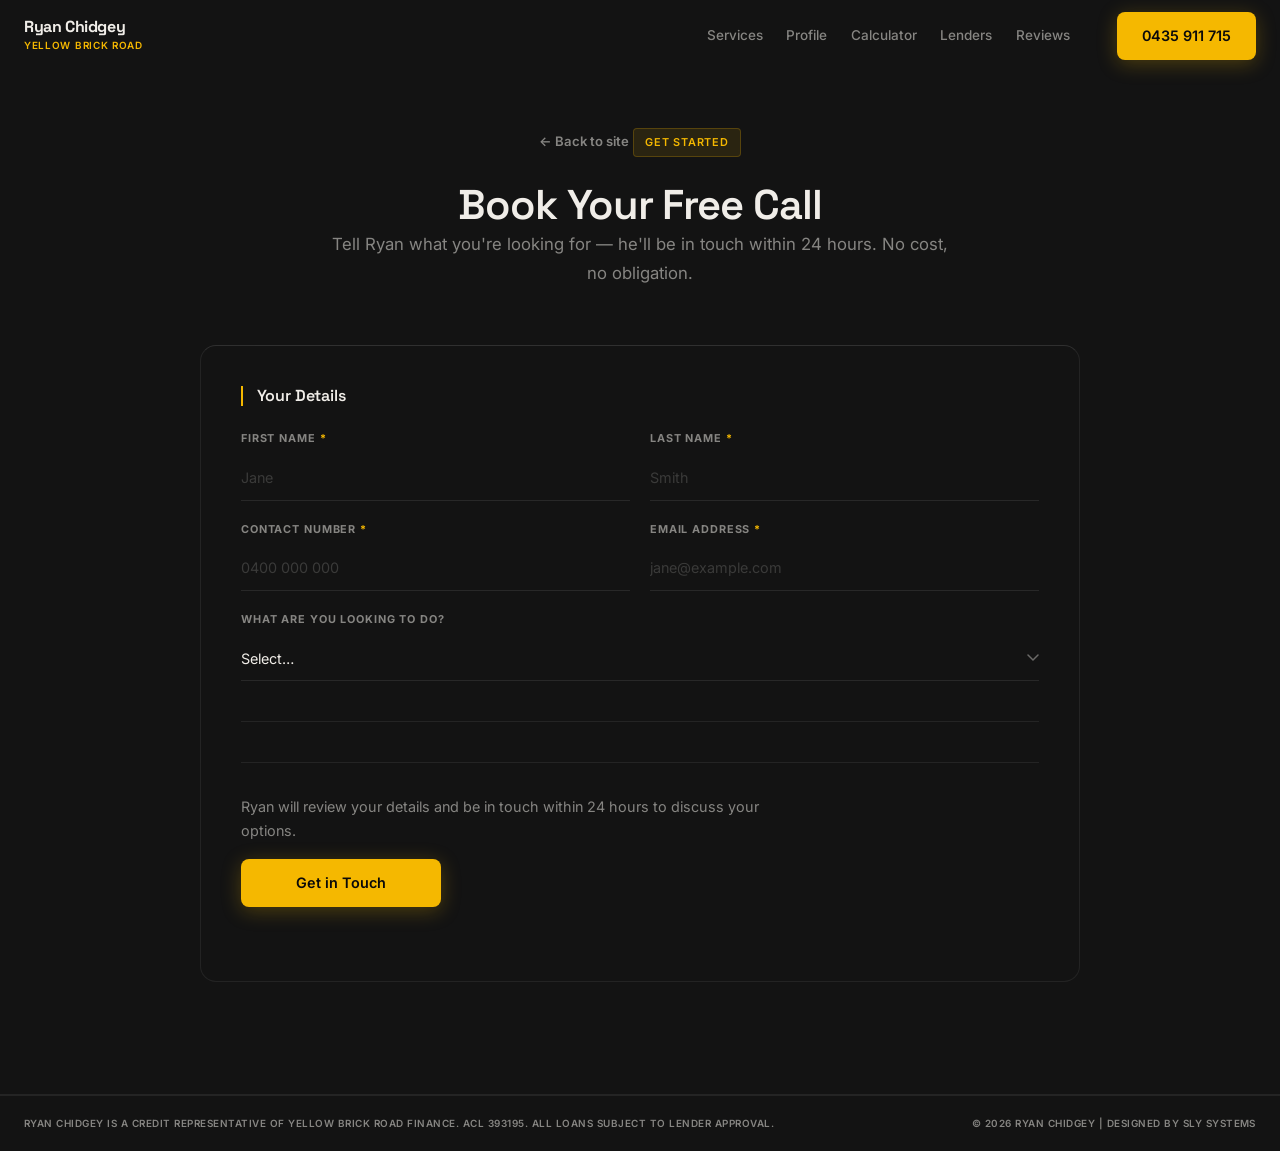
<file: apply/index.html>
<!DOCTYPE html>
<html lang="en">
<head>
  <meta charset="UTF-8" />
  <meta name="viewport" content="width=device-width, initial-scale=1.0" />
  <title>Book Your Free Call | Ryan Chidgey · Yellow Brick Road</title>
  <meta name="description" content="Book a free call with Ryan Chidgey, mortgage consultant at Yellow Brick Road. No cost, no obligation." />
  <link rel="preconnect" href="https://fonts.googleapis.com" />
  <link rel="preconnect" href="https://fonts.gstatic.com" crossorigin />
  <link href="https://fonts.googleapis.com/css2?family=Space+Grotesk:wght@300;400;500;600;700&family=Inter:wght@300;400;500;600&display=swap" rel="stylesheet" />
  <link rel="stylesheet" href="../style.css" />
</head>
<body>

  <header class="site-header scrolled" id="siteHeader">
    <nav class="nav-inner container-wide">
      <a href="/" class="brand">
        <span class="brand-name">Ryan Chidgey</span>
        <span class="brand-sub">Yellow Brick Road</span>
      </a>
      <div class="desktop-nav">
        <a href="/#services"    class="nav-link">Services</a>
        <a href="/#profile"     class="nav-link">Profile</a>
        <a href="/#calculator"  class="nav-link">Calculator</a>
        <a href="/#lenders"     class="nav-link">Lenders</a>
        <a href="/#reviews"     class="nav-link">Reviews</a>
      </div>
      <div class="nav-end">
        <a href="tel:0435911715" class="btn-cta">0435 911 715</a>
        <button class="menu-toggle" id="menuToggle" aria-label="Toggle menu" aria-expanded="false">
          <span></span><span></span><span></span>
        </button>
      </div>
    </nav>
    <div class="mobile-nav" id="mobileNav">
      <a href="/#services">Services</a>
      <a href="/#profile">Profile</a>
      <a href="/#calculator">Calculator</a>
      <a href="/#lenders">Lenders</a>
      <a href="/#reviews">Reviews</a>
      <a href="/" class="mobile-cta">Back to Site</a>
    </div>
  </header>

  <main>
    <section class="section section-surface" style="padding-top:8rem;">
      <div class="container-wide">

        <div class="section-head center-head">
          <a href="/" class="back-link">← Back to site</a>
          <span class="label-chip">Get Started</span>
          <h1 class="headline-lg">Book Your Free Call</h1>
          <p class="body-lg text-muted">Tell Ryan what you're looking for — he'll be in touch within 24 hours. No cost, no obligation.</p>
        </div>

        <div class="form-shell">
          <form id="clientInfoForm" action="https://formspree.io/f/mwvywbpj" method="POST" novalidate>
            <input type="hidden" name="_subject" value="New Enquiry — ryanmortgage.com.au" />

            <div class="form-section">
              <h3 class="form-section-title">Your Details</h3>
              <div class="form-grid">
                <div class="field">
                  <label class="label-mono" for="firstName">First Name <span class="req">*</span></label>
                  <input type="text" id="firstName" name="firstName" required autocomplete="given-name" placeholder="Jane" />
                </div>
                <div class="field">
                  <label class="label-mono" for="lastName">Last Name <span class="req">*</span></label>
                  <input type="text" id="lastName" name="lastName" required autocomplete="family-name" placeholder="Smith" />
                </div>
                <div class="field">
                  <label class="label-mono" for="contactNumber">Contact Number <span class="req">*</span></label>
                  <input type="tel" id="contactNumber" name="contactNumber" required autocomplete="tel" placeholder="0400 000 000" />
                </div>
                <div class="field">
                  <label class="label-mono" for="emailAddress">Email Address <span class="req">*</span></label>
                  <input type="email" id="emailAddress" name="emailAddress" required autocomplete="email" placeholder="jane@example.com" />
                </div>
              </div>
              <div class="form-grid" style="margin-top:1.25rem;">
                <div class="field field-full">
                  <label class="label-mono" for="enquiryType">What are you looking to do?</label>
                  <select id="enquiryType" name="enquiryType">
                    <option value="" disabled selected>Select…</option>
                    <option value="buy">Buy a Home</option>
                    <option value="invest">Invest</option>
                    <option value="refinance">Refinance</option>
                    <option value="notsure">Not Sure Yet</option>
                  </select>
                </div>
              </div>
            </div>

            <div class="form-submit-area">
              <p class="body-md text-muted form-submit-note">Ryan will review your details and be in touch within 24 hours to discuss your options.</p>
              <button type="submit" class="btn-primary btn-submit">Get in Touch</button>
              <p id="formStatus" class="form-status" role="status"></p>
            </div>

          </form>
        </div>

      </div>
    </section>
  </main>

  <footer class="site-footer">
    <div class="footer-bottom">
      <div class="container-wide footer-bottom-inner">
        <p class="label-mono text-muted">RYAN CHIDGEY IS A CREDIT REPRESENTATIVE OF YELLOW BRICK ROAD FINANCE. ACL 393195. ALL LOANS SUBJECT TO LENDER APPROVAL.</p>
        <p class="label-mono text-muted">© 2026 RYAN CHIDGEY | DESIGNED BY SLY SYSTEMS</p>
      </div>
    </div>
  </footer>

  <script src="../script.js"></script>
</body>
</html>
</file>
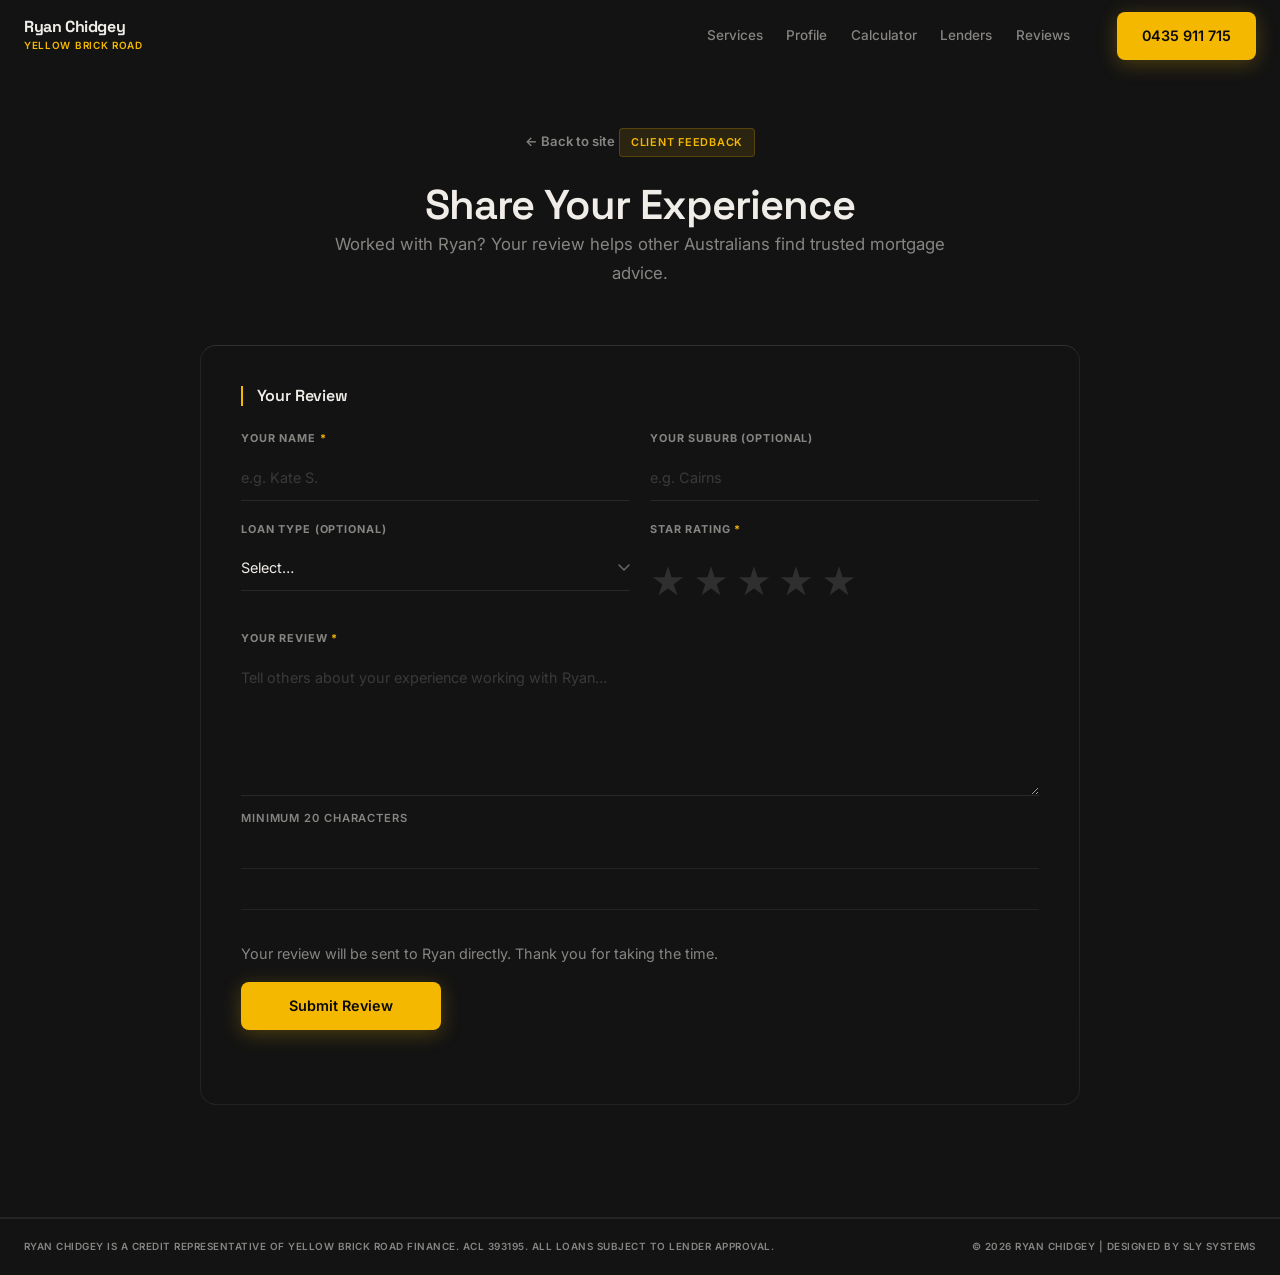
<file: review/index.html>
<!DOCTYPE html>
<html lang="en">
<head>
  <meta charset="UTF-8" />
  <meta name="viewport" content="width=device-width, initial-scale=1.0" />
  <title>Leave a Review | Ryan Chidgey · Yellow Brick Road</title>
  <meta name="description" content="Share your experience working with Ryan Chidgey, mortgage consultant at Yellow Brick Road." />
  <link rel="preconnect" href="https://fonts.googleapis.com" />
  <link rel="preconnect" href="https://fonts.gstatic.com" crossorigin />
  <link href="https://fonts.googleapis.com/css2?family=Space+Grotesk:wght@300;400;500;600;700&family=Inter:wght@300;400;500;600&display=swap" rel="stylesheet" />
  <link rel="stylesheet" href="../style.css" />
</head>
<body>

  <header class="site-header scrolled" id="siteHeader">
    <nav class="nav-inner container-wide">
      <a href="/" class="brand">
        <span class="brand-name">Ryan Chidgey</span>
        <span class="brand-sub">Yellow Brick Road</span>
      </a>
      <div class="desktop-nav">
        <a href="/#services"    class="nav-link">Services</a>
        <a href="/#profile"     class="nav-link">Profile</a>
        <a href="/#calculator"  class="nav-link">Calculator</a>
        <a href="/#lenders"     class="nav-link">Lenders</a>
        <a href="/#reviews"     class="nav-link">Reviews</a>
      </div>
      <div class="nav-end">
        <a href="tel:0435911715" class="btn-cta">0435 911 715</a>
        <button class="menu-toggle" id="menuToggle" aria-label="Toggle menu" aria-expanded="false">
          <span></span><span></span><span></span>
        </button>
      </div>
    </nav>
    <div class="mobile-nav" id="mobileNav">
      <a href="/#services">Services</a>
      <a href="/#profile">Profile</a>
      <a href="/#calculator">Calculator</a>
      <a href="/#lenders">Lenders</a>
      <a href="/#reviews">Reviews</a>
      <a href="/" class="mobile-cta">Back to Site</a>
    </div>
  </header>

  <main>
    <section class="section section-surface" style="padding-top:8rem;">
      <div class="container-wide">

        <div class="section-head center-head">
          <a href="/" class="back-link">← Back to site</a>
          <span class="label-chip">Client Feedback</span>
          <h1 class="headline-lg">Share Your Experience</h1>
          <p class="body-lg text-muted">Worked with Ryan? Your review helps other Australians find trusted mortgage advice.</p>
        </div>

        <div class="form-shell" id="reviewFormWrap">
          <form id="reviewForm" action="https://formspree.io/f/mwvywbpj" method="POST" novalidate>
            <input type="hidden" name="_subject" value="⭐ New Review Submitted — ryanmortgage.com.au" />

            <div class="form-section">
              <h3 class="form-section-title">Your Review</h3>

              <div class="form-grid">
                <div class="field">
                  <label class="label-mono" for="reviewName">Your Name <span class="req">*</span></label>
                  <input type="text" id="reviewName" name="name" required placeholder="e.g. Kate S." />
                </div>
                <div class="field">
                  <label class="label-mono" for="reviewSuburb">Your Suburb <span class="text-muted">(optional)</span></label>
                  <input type="text" id="reviewSuburb" name="suburb" placeholder="e.g. Cairns" />
                </div>
              </div>

              <div class="form-grid" style="margin-top:1.25rem;">
                <div class="field">
                  <label class="label-mono" for="loanType">Loan Type <span class="text-muted">(optional)</span></label>
                  <select id="loanType" name="loan_type">
                    <option value="" disabled selected>Select…</option>
                    <option value="First Home Buyer">First Home Buyer</option>
                    <option value="Investor">Investor</option>
                    <option value="Refinance">Refinance</option>
                    <option value="Other">Other</option>
                  </select>
                </div>
                <div class="field">
                  <label class="label-mono">Star Rating <span class="req">*</span></label>
                  <div class="star-rating">
                    <input type="radio" name="rating" id="s5" value="5 stars" required />
                    <label for="s5" title="5 stars">★</label>
                    <input type="radio" name="rating" id="s4" value="4 stars" />
                    <label for="s4" title="4 stars">★</label>
                    <input type="radio" name="rating" id="s3" value="3 stars" />
                    <label for="s3" title="3 stars">★</label>
                    <input type="radio" name="rating" id="s2" value="2 stars" />
                    <label for="s2" title="2 stars">★</label>
                    <input type="radio" name="rating" id="s1" value="1 star" />
                    <label for="s1" title="1 star">★</label>
                  </div>
                </div>
              </div>

              <div class="field" style="margin-top:1.25rem;">
                <label class="label-mono" for="reviewText">Your Review <span class="req">*</span></label>
                <textarea id="reviewText" name="review" required minlength="20" placeholder="Tell others about your experience working with Ryan…" style="min-height:140px;"></textarea>
                <p class="label-mono text-muted" id="charCount" style="margin-top:0.4rem;">Minimum 20 characters</p>
              </div>
            </div>

            <div class="form-submit-area">
              <p class="body-md text-muted form-submit-note">Your review will be sent to Ryan directly. Thank you for taking the time.</p>
              <button type="submit" class="btn-primary btn-submit">Submit Review</button>
              <p id="reviewStatus" class="form-status" role="status"></p>
            </div>

          </form>

          <div class="review-success" id="reviewSuccess">
            <div class="review-success-icon">★</div>
            <h2 class="headline-lg">Thank you!</h2>
            <p class="body-lg text-muted">Your review has been submitted. Ryan really appreciates you taking the time.</p>
            <a href="/" class="btn-primary" style="margin-top:1rem;">Back to Site</a>
          </div>
        </div>

      </div>
    </section>
  </main>

  <footer class="site-footer">
    <div class="footer-bottom">
      <div class="container-wide footer-bottom-inner">
        <p class="label-mono text-muted">RYAN CHIDGEY IS A CREDIT REPRESENTATIVE OF YELLOW BRICK ROAD FINANCE. ACL 393195. ALL LOANS SUBJECT TO LENDER APPROVAL.</p>
        <p class="label-mono text-muted">© 2026 RYAN CHIDGEY | DESIGNED BY SLY SYSTEMS</p>
      </div>
    </div>
  </footer>

  <script src="../script.js"></script>
  <script>
    /* Review form */
    const reviewForm = document.getElementById('reviewForm');
    const reviewStatus = document.getElementById('reviewStatus');
    const reviewSuccess = document.getElementById('reviewSuccess');

    /* Live char count */
    const textarea = document.getElementById('reviewText');
    const charCount = document.getElementById('charCount');
    textarea.addEventListener('input', () => {
      const len = textarea.value.length;
      charCount.textContent = len < 20 ? `${20 - len} more characters needed` : `${len} characters`;
      charCount.style.color = len >= 20 ? 'var(--yellow)' : '';
    });

    /* Submit */
    reviewForm.addEventListener('submit', async e => {
      e.preventDefault();
      const required = reviewForm.querySelectorAll('[required]');
      let valid = true;
      required.forEach(f => {
        if (!f.value.trim() || (f.type === 'radio' && !reviewForm.querySelector(`[name="${f.name}"]:checked`))) {
          valid = false;
        }
      });
      if (textarea.value.trim().length < 20) { valid = false; }
      if (!valid) {
        reviewStatus.style.color = '#f87171';
        reviewStatus.textContent = '✗ Please fill in all required fields and write at least 20 characters.';
        return;
      }
      const btn = reviewForm.querySelector('button[type="submit"]');
      btn.disabled = true;
      btn.textContent = 'Submitting…';
      try {
        const res = await fetch(reviewForm.action, {
          method: 'POST',
          body: new FormData(reviewForm),
          headers: { Accept: 'application/json' }
        });
        if (!res.ok) throw new Error();
        reviewForm.style.display = 'none';
        reviewSuccess.classList.add('show');
      } catch {
        reviewStatus.style.color = '#f87171';
        reviewStatus.textContent = '✗ Something went wrong. Please email ryan.chidgey@ybr.com.au directly.';
        btn.disabled = false;
        btn.textContent = 'Submit Review';
      }
    });
  </script>
</body>
</html>
</file>
<file: style.css>
/* ============================================================
   Ryan Chidgey | Mortgage Consultant · Yellow Brick Road
   Design by Sly Systems · 2026
   ============================================================ */

/* ── Design Tokens ─────────────────────────────────────────── */
:root {
  --yellow:         #F5B800;
  --yellow-hi:      #FFCA28;
  --yellow-muted:   rgba(245, 184, 0, 0.12);
  --yellow-glow:    rgba(245, 184, 0, 0.22);

  /* Surfaces — Black / Yellow theme */
  --bg:             #0A0A0A;
  --surface:        #131313;
  --surface-mid:    #1A1A1A;
  --surface-high:   #222222;
  --card-bg:        #131313;

  /* Text */
  --on-surface:     #F0EDE8;
  --muted:          rgba(240, 237, 232, 0.52);
  --muted-hi:       rgba(240, 237, 232, 0.80);

  /* Borders */
  --border:         rgba(255, 255, 255, 0.07);
  --border-hi:      rgba(255, 255, 255, 0.12);

  /* Typography */
  --font-head: 'Space Grotesk', system-ui, sans-serif;
  --font-body: 'Inter', system-ui, sans-serif;

  /* Layout */
  --section-gap:   7rem;
  --r:             4px;
  --r-lg:          8px;
  --r-xl:          12px;
  --r-2xl:         16px;
  --r-full:        100px;

  /* Motion */
  --ease: cubic-bezier(0.4, 0, 0.2, 1);
  --t:    0.22s var(--ease);
}

/* ── Reset ─────────────────────────────────────────────────── */
*, *::before, *::after {
  box-sizing: border-box;
  margin: 0;
  padding: 0;
}
html {
  scroll-behavior: smooth;
  -webkit-font-smoothing: antialiased;
  -moz-osx-font-smoothing: grayscale;
}
body {
  font-family: var(--font-body);
  background: var(--bg);
  color: var(--on-surface);
  line-height: 1.6;
  overflow-x: hidden;
}
a           { color: inherit; text-decoration: none; }
ul          { list-style: none; }
button      { font: inherit; cursor: pointer; border: none; background: none; }
img         { display: block; max-width: 100%; }
input,
select,
textarea    { font: inherit; }

/* ── Layout Helpers ────────────────────────────────────────── */
.container {
  width: min(1200px, calc(100% - 3rem));
  margin-inline: auto;
}
.container-wide {
  width: min(1320px, calc(100% - 3rem));
  margin-inline: auto;
}

/* ── Scroll Reveal ─────────────────────────────────────────── */
.reveal {
  opacity: 0;
  transform: translateY(22px);
  transition: opacity 0.65s var(--ease) var(--d, 0ms),
              transform 0.65s var(--ease) var(--d, 0ms);
}
.reveal.in-view {
  opacity: 1;
  transform: none;
}
.reveal-d1 { --d: 80ms; }
.reveal-d2 { --d: 160ms; }
.reveal-d3 { --d: 240ms; }
.reveal-d4 { --d: 320ms; }

/* ── Typography ────────────────────────────────────────────── */
.display-xl {
  font-family: var(--font-head);
  font-size: clamp(3rem, 7vw, 5.5rem);
  font-weight: 700;
  letter-spacing: -0.04em;
  line-height: 1.0;
}
.headline-lg {
  font-family: var(--font-head);
  font-size: clamp(1.75rem, 3.5vw, 2.6rem);
  font-weight: 600;
  letter-spacing: -0.025em;
  line-height: 1.2;
}
.headline-sm {
  font-family: var(--font-head);
  font-size: 1.05rem;
  font-weight: 600;
  letter-spacing: -0.01em;
  line-height: 1.3;
}
.body-lg   { font-size: 1.05rem; line-height: 1.75; }
.body-md   { font-size: 0.9rem;  line-height: 1.65; }
.label-mono {
  font-family: var(--font-body);
  font-size: 0.7rem;
  font-weight: 600;
  letter-spacing: 0.08em;
  text-transform: uppercase;
}

/* ── Colour Utilities ──────────────────────────────────────── */
.text-yellow { color: var(--yellow); }
.text-muted  { color: var(--muted); }

/* ── Label Chip ────────────────────────────────────────────── */
.label-chip {
  display: inline-flex;
  align-items: center;
  gap: 0.4em;
  padding: 5px 11px;
  border-radius: var(--r);
  font-family: var(--font-body);
  font-size: 0.68rem;
  font-weight: 600;
  letter-spacing: 0.07em;
  text-transform: uppercase;
  color: var(--yellow);
  background: rgba(245, 184, 0, 0.10);
  border: 1px solid rgba(245, 184, 0, 0.22);
  margin-bottom: 1.1rem;
}
.label-chip-dark {
  color: #0A0A0A;
  background: var(--yellow);
  border-color: transparent;
}

/* ── Buttons ───────────────────────────────────────────────── */
.btn-primary,
.btn-secondary,
.btn-cta,
.btn-dark,
.btn-dark-outline {
  display: inline-flex;
  align-items: center;
  justify-content: center;
  gap: 0.5rem;
  padding: 0 1.5rem;
  height: 48px;
  border-radius: var(--r-lg);
  font-size: 0.9rem;
  font-weight: 600;
  white-space: nowrap;
  cursor: pointer;
  border: 1.5px solid transparent;
  transition: transform var(--t), box-shadow var(--t), background var(--t), border-color var(--t), color var(--t);
}
.btn-primary,
.btn-cta {
  background: var(--yellow);
  color: #0A0A0A;
  box-shadow: 0 4px 20px rgba(245, 184, 0, 0.26);
}
.btn-primary:hover,
.btn-cta:hover {
  background: var(--yellow-hi);
  transform: translateY(-2px);
  box-shadow: 0 8px 30px rgba(245, 184, 0, 0.40);
}
.btn-secondary {
  background: rgba(255, 255, 255, 0.05);
  border-color: var(--border-hi);
  color: var(--on-surface);
}
.btn-secondary:hover {
  border-color: rgba(255, 255, 255, 0.28);
  background: rgba(255, 255, 255, 0.09);
  transform: translateY(-2px);
}
.btn-dark {
  background: #0A0A0A;
  color: var(--on-surface);
  border-color: rgba(0, 0, 0, 0.3);
}
.btn-dark:hover {
  background: #1C1C1C;
  transform: translateY(-2px);
}
.btn-dark-outline {
  background: transparent;
  border-color: rgba(10, 10, 10, 0.6);
  color: #0A0A0A;
}
.btn-dark-outline:hover {
  background: rgba(0, 0, 0, 0.07);
  transform: translateY(-2px);
}
.btn-primary:active,
.btn-secondary:active,
.btn-cta:active,
.btn-dark:active,
.btn-dark-outline:active { transform: none; }
.btn-full    { width: 100%; margin-top: 1.5rem; }
.btn-submit  { min-width: 200px; }
.btn-phone   { gap: 0.5rem; }

/* ════════════════════════════════════════════════════════════
   HEADER / NAV
   ════════════════════════════════════════════════════════════ */
.site-header {
  position: fixed;
  top: 0;
  inset-inline: 0;
  z-index: 999;
  transition: background var(--t), border-color var(--t), backdrop-filter var(--t);
}
.site-header.scrolled {
  background: rgba(10, 10, 10, 0.88);
  -webkit-backdrop-filter: blur(20px);
  backdrop-filter: blur(20px);
  border-bottom: 1px solid var(--border);
}
.nav-inner {
  display: flex;
  align-items: center;
  height: 72px;
  gap: 1rem;
}

/* Brand */
.brand {
  display: flex;
  flex-direction: column;
  gap: 2px;
  flex-shrink: 0;
  margin-right: auto;
}
.brand-name {
  font-family: var(--font-head);
  font-size: 1rem;
  font-weight: 700;
  letter-spacing: -0.025em;
  color: var(--on-surface);
  line-height: 1.1;
}
.brand-sub {
  font-size: 0.62rem;
  font-weight: 600;
  letter-spacing: 0.07em;
  text-transform: uppercase;
  color: var(--yellow);
}

/* Desktop links */
.desktop-nav {
  display: flex;
  align-items: center;
  gap: 0.1rem;
}
.nav-link {
  padding: 6px 11px;
  border-radius: var(--r);
  font-size: 0.845rem;
  font-weight: 500;
  color: var(--muted);
  transition: color var(--t), background var(--t);
}
.nav-link:hover,
.nav-link.active {
  color: var(--on-surface);
  background: rgba(255, 255, 255, 0.06);
}
.nav-link.active { color: var(--yellow); }
.nav-end {
  display: flex;
  align-items: center;
  gap: 0.75rem;
  margin-left: 1.25rem;
}

/* Hamburger */
.menu-toggle {
  display: none;
  flex-direction: column;
  gap: 5px;
  width: 40px;
  height: 40px;
  align-items: center;
  justify-content: center;
  border-radius: var(--r-lg);
  border: 1px solid var(--border-hi);
  background: rgba(255, 255, 255, 0.04);
  transition: background var(--t);
}
.menu-toggle:hover { background: rgba(255, 255, 255, 0.08); }
.menu-toggle span {
  display: block;
  width: 18px;
  height: 1.5px;
  background: var(--on-surface);
  border-radius: 2px;
  transition: transform var(--t), opacity var(--t);
}
.menu-toggle.open span:nth-child(1) { transform: translateY(6.5px) rotate(45deg); }
.menu-toggle.open span:nth-child(2) { opacity: 0; transform: scaleX(0); }
.menu-toggle.open span:nth-child(3) { transform: translateY(-6.5px) rotate(-45deg); }

/* Mobile nav */
.mobile-nav {
  display: none;
  flex-direction: column;
  padding: 0.5rem 1.5rem 1.25rem;
  border-top: 1px solid var(--border);
  background: rgba(10, 10, 10, 0.97);
  gap: 0.1rem;
}
.mobile-nav.open { display: flex; }
.mobile-nav a {
  padding: 11px 12px;
  border-radius: var(--r);
  font-size: 0.9rem;
  font-weight: 500;
  color: var(--muted);
  transition: color var(--t), background var(--t);
}
.mobile-nav a:hover { color: var(--on-surface); background: rgba(255,255,255,0.06); }
.mobile-cta {
  margin-top: 0.5rem !important;
  padding: 12px 16px !important;
  background: var(--yellow) !important;
  color: #0A0A0A !important;
  border-radius: var(--r-lg) !important;
  font-weight: 700 !important;
  text-align: center;
}

/* ════════════════════════════════════════════════════════════
   HERO
   ════════════════════════════════════════════════════════════ */
.hero {
  position: relative;
  min-height: 100svh;
  display: flex;
  align-items: center;
  padding-top: 72px;
  overflow: hidden;
  background: var(--bg);
}
.hero-glow {
  position: absolute;
  width: 900px;
  height: 900px;
  top: -220px;
  left: -150px;
  border-radius: 50%;
  background: radial-gradient(circle, rgba(245, 184, 0, 0.065) 0%, transparent 62%);
  pointer-events: none;
}
.hero-grid-lines {
  position: absolute;
  inset: 0;
  background-image:
    linear-gradient(var(--border) 1px, transparent 1px),
    linear-gradient(90deg, var(--border) 1px, transparent 1px);
  background-size: 64px 64px;
  mask-image: radial-gradient(ellipse 80% 60% at 20% 40%, black 0%, transparent 70%);
  pointer-events: none;
  opacity: 0.5;
}
.hero-content {
  position: relative;
  z-index: 1;
  display: flex;
  flex-direction: column;
  align-items: center;
  text-align: center;
  padding-block: 6rem;
  max-width: 860px;
  margin-inline: auto;
}
.hero-badge {
  display: inline-flex;
  align-items: center;
  gap: 0.6rem;
  padding: 6px 14px;
  border-radius: var(--r-full);
  font-size: 0.7rem;
  font-weight: 600;
  letter-spacing: 0.07em;
  text-transform: uppercase;
  color: var(--yellow);
  border: 1px solid rgba(245, 184, 0, 0.28);
  background: rgba(245, 184, 0, 0.07);
  margin-bottom: 2rem;
}
.badge-dot {
  width: 6px;
  height: 6px;
  border-radius: 50%;
  background: var(--yellow);
  flex-shrink: 0;
  animation: dot-pulse 2.4s ease-in-out infinite;
}
@keyframes dot-pulse {
  0%, 100% { opacity: 1;   transform: scale(1); }
  50%       { opacity: 0.5; transform: scale(0.8); }
}
.hero-sub {
  max-width: 560px;
  margin-top: 1.5rem;
  margin-bottom: 2.25rem;
}
.hero-actions {
  display: flex;
  gap: 0.75rem;
  flex-wrap: wrap;
  justify-content: center;
  margin-bottom: 3.5rem;
}

/* Stats strip */
.hero-stats {
  display: flex;
  align-items: center;
  border: 1px solid var(--border);
  border-radius: var(--r-lg);
  overflow: hidden;
  background: rgba(255, 255, 255, 0.025);
  width: fit-content;
}
.hstat {
  display: flex;
  flex-direction: column;
  align-items: center;
  padding: 1rem 2.25rem;
  gap: 0.25rem;
}
.hstat-num {
  font-family: var(--font-head);
  font-size: 1.55rem;
  font-weight: 700;
  letter-spacing: -0.03em;
  color: var(--yellow);
}
.hstat-label {
  font-size: 0.68rem;
  font-weight: 600;
  letter-spacing: 0.07em;
  text-transform: uppercase;
  color: var(--muted);
}
.hstat-div {
  width: 1px;
  align-self: stretch;
  background: var(--border);
}

/* ════════════════════════════════════════════════════════════
   SECTION SHELL
   ════════════════════════════════════════════════════════════ */
.section {
  padding-block: var(--section-gap);
  position: relative;
  z-index: 1;
  background: var(--bg);
}
.section-surface {
  background: var(--surface);
}
.section-head {
  margin-bottom: 3.5rem;
  max-width: 640px;
}
.section-head .headline-lg { margin-top: 0.25rem; }
.center-head {
  text-align: center;
  margin-inline: auto;
}

/* ════════════════════════════════════════════════════════════
   SERVICES
   ════════════════════════════════════════════════════════════ */
.services-grid {
  display: grid;
  grid-template-columns: repeat(5, 1fr);
  gap: 1rem;
}
.service-card {
  background: var(--surface);
  border: 1px solid var(--border);
  border-top-color: var(--border-hi);
  border-radius: var(--r-xl);
  padding: 1.75rem 1.5rem;
  display: flex;
  flex-direction: column;
  gap: 0.8rem;
  transition:
    transform var(--t),
    border-color var(--t),
    box-shadow var(--t);
}
.service-card:hover {
  transform: translateY(-4px);
  border-color: rgba(245, 184, 0, 0.28);
  box-shadow: 0 12px 36px rgba(245, 184, 0, 0.07);
}
.sc-icon {
  display: flex;
  align-items: center;
  justify-content: center;
  width: 42px;
  height: 42px;
  border-radius: var(--r-lg);
  background: var(--yellow-muted);
  border: 1px solid rgba(245, 184, 0, 0.20);
  color: var(--yellow);
  flex-shrink: 0;
}
.service-card .headline-sm { margin-top: 0.1rem; }

/* ════════════════════════════════════════════════════════════
   PROFILE
   ════════════════════════════════════════════════════════════ */
.profile-grid {
  display: grid;
  grid-template-columns: 360px 1fr;
  gap: 5rem;
  align-items: start;
}
.profile-image-side {
  position: sticky;
  top: 92px;
}
.profile-img-wrap { position: relative; }
.profile-img-placeholder {
  width: 100%;
  aspect-ratio: 4 / 5;
  background: linear-gradient(145deg, var(--surface-high) 0%, var(--surface-mid) 100%);
  border: 1px solid var(--border-hi);
  border-radius: var(--r-2xl);
  display: flex;
  align-items: center;
  justify-content: center;
  font-family: var(--font-head);
  font-size: 5rem;
  font-weight: 700;
  letter-spacing: -0.06em;
  color: rgba(245, 184, 0, 0.25);
  user-select: none;
}
.profile-badge {
  position: absolute;
  bottom: 1.25rem;
  left: 1.25rem;
  right: 1.25rem;
  display: flex;
  align-items: center;
  gap: 0.75rem;
  padding: 0.75rem 1rem;
  background: rgba(10, 10, 10, 0.92);
  -webkit-backdrop-filter: blur(12px);
  backdrop-filter: blur(12px);
  border: 1px solid var(--border-hi);
  border-radius: var(--r-lg);
  font-size: 0.82rem;
  font-weight: 500;
  color: var(--muted-hi);
}
.badge-ybr {
  background: var(--yellow);
  color: #0A0A0A;
  font-size: 0.65rem;
  font-weight: 800;
  letter-spacing: 0.06em;
  padding: 3px 8px;
  border-radius: var(--r);
  flex-shrink: 0;
}
.profile-content {
  display: flex;
  flex-direction: column;
  gap: 1.1rem;
  padding-top: 0.5rem;
}
.label-sub {
  font-size: 0.82rem;
  font-weight: 600;
  letter-spacing: 0.03em;
  color: var(--yellow);
  margin-top: -0.4rem;
}
.profile-services {
  display: flex;
  flex-direction: column;
  gap: 0.8rem;
  margin-top: 0.25rem;
}
.ps-item {
  display: flex;
  align-items: flex-start;
  gap: 0.75rem;
  font-size: 0.9rem;
  color: var(--muted-hi);
  line-height: 1.55;
}
.ps-dot {
  flex-shrink: 0;
  width: 6px;
  height: 6px;
  border-radius: 50%;
  background: var(--yellow);
  margin-top: 0.5rem;
}
.profile-contact {
  display: flex;
  gap: 0.75rem;
  flex-wrap: wrap;
  margin-top: 0.5rem;
}

/* ════════════════════════════════════════════════════════════
   CALCULATOR
   ════════════════════════════════════════════════════════════ */
.calc-shell {
  display: grid;
  grid-template-columns: 1fr 320px;
  gap: 2rem;
  background: var(--surface);
  border: 1px solid var(--border);
  border-top-color: var(--border-hi);
  border-radius: var(--r-2xl);
  padding: 2.5rem;
  max-width: 960px;
  margin-inline: auto;
}
.calc-inputs {
  display: flex;
  flex-direction: column;
  gap: 1.75rem;
}
.calc-field {
  display: flex;
  flex-direction: column;
  gap: 0.75rem;
}
.calc-field-header {
  display: flex;
  align-items: center;
  justify-content: space-between;
}
.calc-val-display {
  font-family: var(--font-head);
  font-size: 1rem;
  font-weight: 600;
  color: var(--yellow);
  letter-spacing: -0.02em;
}

/* Range slider */
input[type="range"] {
  -webkit-appearance: none;
  appearance: none;
  width: 100%;
  height: 4px;
  border-radius: 2px;
  background: var(--surface-high);
  outline: none;
  cursor: pointer;
}
input[type="range"]::-webkit-slider-thumb {
  -webkit-appearance: none;
  appearance: none;
  width: 18px;
  height: 18px;
  border-radius: 50%;
  background: var(--yellow);
  cursor: pointer;
  border: 2px solid #0A0A0A;
  box-shadow: 0 0 0 3px rgba(245, 184, 0, 0.25);
  transition: box-shadow var(--t), transform var(--t);
}
input[type="range"]::-webkit-slider-thumb:hover {
  box-shadow: 0 0 0 5px rgba(245, 184, 0, 0.20);
  transform: scale(1.12);
}
input[type="range"]::-moz-range-thumb {
  width: 18px;
  height: 18px;
  border-radius: 50%;
  background: var(--yellow);
  cursor: pointer;
  border: 2px solid #0A0A0A;
}

/* Repayment type toggle */
.repay-toggle {
  display: flex;
  gap: 0.5rem;
}
.repay-option {
  flex: 1;
  display: flex;
  align-items: center;
  justify-content: center;
  cursor: pointer;
}
.repay-option input[type="radio"] { display: none; }
.repay-option span {
  width: 100%;
  padding: 0.55rem 0.75rem;
  border-radius: var(--r);
  border: 1px solid var(--border-hi);
  font-size: 0.82rem;
  font-weight: 500;
  text-align: center;
  color: var(--muted);
  transition: background var(--t), border-color var(--t), color var(--t);
}
.repay-option input:checked + span {
  background: var(--yellow-muted);
  border-color: rgba(245, 184, 0, 0.40);
  color: var(--yellow);
  font-weight: 600;
}

/* Calc output — yellow result card */
.calc-output { display: flex; }
.calc-result-card {
  background: var(--yellow);
  border-radius: var(--r-xl);
  padding: 2rem 1.75rem;
  display: flex;
  flex-direction: column;
  width: 100%;
}
.calc-result-card .label-mono {
  margin-bottom: 0.25rem;
  color: rgba(10, 10, 10, 0.65);
}
.calc-amount {
  font-family: var(--font-head);
  font-size: 3rem;
  font-weight: 700;
  letter-spacing: -0.04em;
  color: #111111;
  line-height: 1.1;
  margin-bottom: 0.4rem;
}
.calc-note {
  font-size: 0.65rem;
  font-weight: 600;
  letter-spacing: 0.06em;
  text-transform: uppercase;
  color: rgba(10, 10, 10, 0.50);
  margin-bottom: 1.75rem;
}
.calc-breakdown {
  display: flex;
  flex-direction: column;
  gap: 0.65rem;
  border-top: 1px solid rgba(10, 10, 10, 0.15);
  padding-top: 1.25rem;
  flex: 1;
}
.cb-row {
  display: flex;
  justify-content: space-between;
  align-items: center;
  font-size: 0.875rem;
  color: rgba(10, 10, 10, 0.65);
}
.cb-row span:last-child {
  font-weight: 600;
  color: #111111;
}
.calc-result-card .btn-primary {
  background: #111111;
  color: var(--yellow);
  box-shadow: none;
}
.calc-result-card .btn-primary:hover {
  background: #2A2A2A;
  box-shadow: 0 4px 16px rgba(0, 0, 0, 0.4);
  transform: translateY(-2px);
}

/* ════════════════════════════════════════════════════════════
   LENDERS
   ════════════════════════════════════════════════════════════ */
.lenders-wrap {
  overflow: hidden;
  border: 1px solid var(--border);
  border-radius: var(--r-xl);
  background: rgba(255, 255, 255, 0.018);
  padding-block: 1.5rem;
  margin-bottom: 1rem;
}
.lenders-track {
  display: flex;
  align-items: center;
  gap: 2.5rem;
  width: max-content;
  animation: lender-scroll 38s linear infinite;
  will-change: transform;
}
.lenders-track span {
  font-family: var(--font-head);
  font-size: 0.88rem;
  font-weight: 600;
  letter-spacing: -0.01em;
  color: var(--muted-hi);
  white-space: nowrap;
  padding: 0.3rem 1rem;
  border-radius: var(--r);
  border: 1px solid var(--border);
  background: rgba(255, 255, 255, 0.02);
}
@keyframes lender-scroll {
  from { transform: translateX(0); }
  to   { transform: translateX(-50%); }
}
.lenders-note {
  text-align: center;
  font-size: 0.7rem;
  letter-spacing: 0.04em;
}

/* ════════════════════════════════════════════════════════════
   SERVICES CAROUSEL
   ════════════════════════════════════════════════════════════ */
.services-carousel-wrap {
  overflow: hidden;
  -webkit-mask-image: linear-gradient(to right, transparent 0%, black 6%, black 94%, transparent 100%);
  mask-image: linear-gradient(to right, transparent 0%, black 6%, black 94%, transparent 100%);
  margin-top: 0.5rem;
}
.services-track {
  display: flex;
  gap: 1.25rem;
  width: max-content;
  animation: services-scroll 28s linear infinite;
}
.services-track:hover { animation-play-state: paused; }
@keyframes services-scroll {
  from { transform: translateX(0); }
  to   { transform: translateX(-50%); }
}
.services-track .service-card {
  width: 290px;
  flex-shrink: 0;
}

/* ── Profile services heading ── */
.profile-services-heading {
  font-family: var(--font-body);
  font-size: 0.68rem;
  font-weight: 700;
  letter-spacing: 0.08em;
  text-transform: uppercase;
  color: var(--yellow);
  margin-bottom: 0.25rem;
}

/* ════════════════════════════════════════════════════════════
   PROFILE IMAGE
   ════════════════════════════════════════════════════════════ */
.profile-img-real {
  width: 100%;
  aspect-ratio: 4 / 5;
  object-fit: cover;
  object-position: center top;
  border-radius: var(--r-2xl);
  border: 1px solid var(--border-hi);
  display: block;
}

/* ════════════════════════════════════════════════════════════
   REVIEWS CAROUSEL
   ════════════════════════════════════════════════════════════ */
.reviews-carousel-wrap {
  overflow: hidden;
  position: relative;
  -webkit-mask-image: linear-gradient(to right, transparent 0%, black 6%, black 94%, transparent 100%);
  mask-image: linear-gradient(to right, transparent 0%, black 6%, black 94%, transparent 100%);
}
.reviews-track {
  display: flex;
  gap: 1.5rem;
  width: max-content;
  animation: review-scroll 35s linear infinite;
}
.reviews-track:hover {
  animation-play-state: paused;
}
@keyframes review-scroll {
  from { transform: translateX(0); }
  to   { transform: translateX(-50%); }
}
.reviews-carousel-wrap .review-card {
  width: 380px;
  flex-shrink: 0;
}
.review-card {
  background: var(--surface);
  border: 1px solid var(--border);
  border-top-color: var(--border-hi);
  border-radius: var(--r-xl);
  padding: 2rem;
  display: flex;
  flex-direction: column;
  gap: 1rem;
  transition: transform var(--t), border-color var(--t), box-shadow var(--t);
}
.review-card:hover {
  transform: translateY(-3px);
  border-color: rgba(245, 184, 0, 0.22);
  box-shadow: 0 8px 28px rgba(245, 184, 0, 0.06);
}
.review-stars {
  font-size: 1.05rem;
  letter-spacing: 0.05em;
  color: var(--yellow);
}
.review-quote {
  font-size: 0.95rem;
  line-height: 1.7;
  color: var(--muted-hi);
  flex: 1;
}
.review-author {
  display: flex;
  align-items: center;
  gap: 0.75rem;
  padding-top: 1rem;
  border-top: 1px solid var(--border);
  margin-top: auto;
}
.review-avatar {
  width: 38px;
  height: 38px;
  border-radius: 50%;
  background: var(--yellow-muted);
  border: 1px solid rgba(245, 184, 0, 0.22);
  display: flex;
  align-items: center;
  justify-content: center;
  font-size: 0.65rem;
  font-weight: 700;
  letter-spacing: 0.04em;
  color: var(--yellow);
  flex-shrink: 0;
}
.review-name {
  font-size: 0.875rem;
  font-weight: 600;
  color: var(--on-surface);
}

/* ════════════════════════════════════════════════════════════
   APPLICATION FORM
   ════════════════════════════════════════════════════════════ */
.form-shell {
  background: var(--surface);
  border: 1px solid var(--border);
  border-top-color: var(--border-hi);
  border-radius: var(--r-2xl);
  padding: 2.5rem;
  max-width: 880px;
  margin-inline: auto;
}
.form-section {
  margin-bottom: 2.5rem;
  padding-bottom: 2.5rem;
  border-bottom: 1px solid var(--border);
}
.form-section:last-of-type {
  border-bottom: none;
  margin-bottom: 0;
  padding-bottom: 0;
}
.form-section-title {
  font-family: var(--font-head);
  font-size: 1rem;
  font-weight: 600;
  letter-spacing: -0.01em;
  color: var(--on-surface);
  padding-left: 0.85rem;
  border-left: 2.5px solid var(--yellow);
  margin-bottom: 1.5rem;
  line-height: 1.3;
}
.form-grid {
  display: grid;
  grid-template-columns: 1fr 1fr;
  gap: 1.25rem;
}
.form-radios-row {
  display: grid;
  grid-template-columns: repeat(3, 1fr);
  gap: 1.25rem;
  margin-top: 1.25rem;
}

/* Field */
.field {
  display: flex;
  flex-direction: column;
  gap: 0.5rem;
}
.field.field-full { grid-column: 1 / -1; }
.field label {
  font-size: 0.68rem;
  font-weight: 700;
  letter-spacing: 0.08em;
  text-transform: uppercase;
  color: var(--muted);
}
.field input,
.field select,
.field textarea {
  width: 100%;
  background: transparent;
  border: none;
  border-bottom: 1.5px solid rgba(255, 255, 255, 0.09);
  color: var(--on-surface);
  font-size: 0.9rem;
  padding: 0.65rem 0;
  outline: none;
  border-radius: 0;
  transition: border-color var(--t), box-shadow var(--t);
  -webkit-appearance: none;
  appearance: none;
}
.field select {
  cursor: pointer;
  background-image: url("data:image/svg+xml,%3Csvg xmlns='http://www.w3.org/2000/svg' width='12' height='8' viewBox='0 0 12 8'%3E%3Cpath d='M1 1l5 5 5-5' stroke='rgba(240,237,232,0.4)' stroke-width='1.5' fill='none' stroke-linecap='round'/%3E%3C/svg%3E");
  background-repeat: no-repeat;
  background-position: right 0 center;
  padding-right: 1.5rem;
}
.field input::placeholder,
.field textarea::placeholder { color: rgba(240, 237, 232, 0.18); }
.field select option { background: var(--surface); color: var(--on-surface); }
.field input:focus,
.field select:focus,
.field textarea:focus {
  border-bottom-color: var(--yellow);
  box-shadow: 0 3px 10px -4px rgba(245, 184, 0, 0.30);
}
.field textarea { resize: vertical; min-height: 100px; }

.req { color: var(--yellow); }

/* Radio fields */
.radio-field {
  display: flex;
  flex-direction: column;
  gap: 0.55rem;
}
.radio-field > .label-mono {
  font-size: 0.68rem;
  font-weight: 700;
  letter-spacing: 0.08em;
  text-transform: uppercase;
  color: var(--muted);
}
.radio-group {
  display: flex;
  gap: 0.6rem;
  flex-wrap: wrap;
}
.radio-opt {
  display: flex;
  align-items: center;
  gap: 0.4rem;
  cursor: pointer;
  font-size: 0.875rem;
  color: var(--muted-hi);
}
.radio-opt input[type="radio"] {
  accent-color: var(--yellow);
  width: 15px;
  height: 15px;
  cursor: pointer;
}

/* Upload grid */
.upload-grid {
  display: grid;
  grid-template-columns: 1fr 1fr;
  gap: 1.25rem;
}
.upload-field {
  display: flex;
  flex-direction: column;
  gap: 0.5rem;
}
.upload-field.upload-field-full { grid-column: 1 / -1; }
.upload-field > label {
  font-size: 0.68rem;
  font-weight: 700;
  letter-spacing: 0.08em;
  text-transform: uppercase;
  color: var(--muted);
}
.file-drop {
  position: relative;
  border: 1.5px dashed rgba(245, 184, 0, 0.22);
  border-radius: var(--r-lg);
  padding: 1.5rem 1rem;
  display: flex;
  flex-direction: column;
  align-items: center;
  gap: 0.35rem;
  text-align: center;
  cursor: pointer;
  background: rgba(245, 184, 0, 0.025);
  transition: border-color var(--t), background var(--t);
}
.file-drop:hover {
  border-color: rgba(245, 184, 0, 0.48);
  background: rgba(245, 184, 0, 0.05);
}
.file-drop input[type="file"] {
  position: absolute;
  inset: 0;
  opacity: 0;
  cursor: pointer;
  width: 100%;
  height: 100%;
}
.file-icon { color: var(--yellow); opacity: 0.7; }
.file-drop-label {
  font-size: 0.82rem;
  font-weight: 500;
  color: var(--muted-hi);
  pointer-events: none;
}
.file-drop-sub {
  font-size: 0.7rem;
  color: var(--muted);
  pointer-events: none;
}

/* Submit */
.form-submit-area {
  padding-top: 2rem;
  border-top: 1px solid var(--border);
  display: flex;
  flex-direction: column;
  align-items: flex-start;
  gap: 1rem;
}
.form-submit-note { max-width: 560px; }
.form-status {
  font-size: 0.875rem;
  min-height: 18px;
  color: var(--yellow);
}

/* ════════════════════════════════════════════════════════════
   CTA SECTION
   ════════════════════════════════════════════════════════════ */
.cta-section {
  background: var(--yellow);
  padding-block: 5.5rem;
}
.cta-inner {
  display: flex;
  flex-direction: column;
  align-items: center;
  text-align: center;
  max-width: 640px;
  margin-inline: auto;
}
.cta-heading {
  color: #0A0A0A;
  margin-bottom: 0.75rem;
}
.cta-sub { color: rgba(10, 10, 10, 0.65); }
.cta-actions {
  display: flex;
  gap: 0.75rem;
  flex-wrap: wrap;
  justify-content: center;
  margin-top: 2rem;
}

/* ════════════════════════════════════════════════════════════
   FOOTER
   ════════════════════════════════════════════════════════════ */
.site-footer {
  background: var(--surface);
  border-top: 1px solid var(--border);
  position: relative;
  z-index: 1;
}
.footer-inner {
  display: grid;
  grid-template-columns: 1.6fr 1fr 1.4fr;
  gap: 3rem;
  padding-block: 4rem;
}
.footer-brand {
  font-family: var(--font-head);
  font-size: 1.1rem;
  font-weight: 700;
  letter-spacing: -0.025em;
  margin-bottom: 0.2rem;
}
.footer-brand-tag {
  font-size: 0.65rem;
  font-weight: 600;
  letter-spacing: 0.07em;
  text-transform: uppercase;
  color: var(--yellow);
  margin-bottom: 0.9rem;
}
.footer-tagline {
  color: var(--muted);
  font-size: 0.875rem;
  line-height: 1.65;
  max-width: 300px;
}
.footer-col-label { margin-bottom: 1.1rem; }
.footer-col {
  display: flex;
  flex-direction: column;
  gap: 0.65rem;
}
.footer-col a {
  font-size: 0.875rem;
  color: var(--muted);
  transition: color var(--t);
}
.footer-col a:hover { color: var(--on-surface); }
.footer-contact-link {
  display: flex;
  align-items: center;
  gap: 0.6rem;
  transition: color var(--t);
}
.footer-contact-link:hover { color: var(--yellow) !important; }
.footer-social {
  display: flex;
  gap: 0.6rem;
  margin-top: 0.4rem;
}
.footer-social a {
  display: flex;
  align-items: center;
  justify-content: center;
  width: 36px;
  height: 36px;
  border-radius: var(--r-lg);
  border: 1px solid var(--border-hi);
  color: var(--muted);
  transition: color var(--t), border-color var(--t), background var(--t);
}
.footer-social a:hover {
  color: var(--yellow);
  border-color: rgba(245, 184, 0, 0.30);
  background: rgba(245, 184, 0, 0.05);
}
.footer-bottom {
  border-top: 1px solid var(--border);
  padding-block: 1.25rem;
}
.footer-bottom-inner {
  display: flex;
  align-items: center;
  justify-content: space-between;
  gap: 1rem;
  flex-wrap: wrap;
}
.footer-bottom-inner p {
  font-size: 0.62rem;
  letter-spacing: 0.05em;
}

/* Floating call button */
.float-call {
  display: none;
  position: fixed;
  bottom: 1.5rem;
  right: 1.5rem;
  z-index: 990;
  background: var(--yellow);
  color: #0A0A0A;
  padding: 0 1.25rem;
  height: 50px;
  border-radius: var(--r-full);
  font-size: 0.875rem;
  font-weight: 700;
  gap: 0.5rem;
  align-items: center;
  box-shadow: 0 4px 24px rgba(245, 184, 0, 0.38);
  transition: transform var(--t), box-shadow var(--t);
}
.float-call:hover {
  transform: translateY(-2px);
  box-shadow: 0 8px 32px rgba(245, 184, 0, 0.52);
}

/* ════════════════════════════════════════════════════════════
   HERO 3D PERSPECTIVE GRID
   ════════════════════════════════════════════════════════════ */
.hero-grid-3d {
  position: absolute;
  right: 0;
  bottom: 0;
  width: 58%;
  height: 72%;
  overflow: hidden;
  pointer-events: none;
  z-index: 0;
}
.hero-grid-3d::before {
  content: '';
  position: absolute;
  inset: 0;
  background: linear-gradient(to right, var(--bg) 0%, transparent 42%);
  z-index: 2;
  pointer-events: none;
}
.hero-grid-3d::after {
  content: '';
  position: absolute;
  inset: 0;
  background: linear-gradient(to bottom, var(--bg) 0%, transparent 38%);
  z-index: 2;
  pointer-events: none;
}
.hg3d-plane {
  position: absolute;
  bottom: -25%;
  left: -40%;
  right: -40%;
  top: -40%;
  background-image:
    linear-gradient(rgba(245, 184, 0, 0.18) 1px, transparent 1px),
    linear-gradient(90deg, rgba(245, 184, 0, 0.18) 1px, transparent 1px);
  background-size: 68px 68px;
  transform: perspective(650px) rotateX(52deg) rotateZ(-6deg);
  transform-origin: center bottom;
  animation: hg3d-flow 5s linear infinite;
  z-index: 1;
}
@keyframes hg3d-flow {
  from { background-position: 0 0; }
  to   { background-position: 0 68px; }
}

/* ════════════════════════════════════════════════════════════
   LENDER LOGO BADGES
   ════════════════════════════════════════════════════════════ */
.lender-logo {
  display: flex;
  align-items: center;
  flex-shrink: 0;
}
.lender-logo svg {
  display: block;
  height: 40px;
  width: auto;
  border-radius: 6px;
  box-shadow: 0 2px 8px rgba(0, 0, 0, 0.35);
}

/* ════════════════════════════════════════════════════════════
   RESPONSIVE
   ════════════════════════════════════════════════════════════ */
@media (max-width: 1100px) {
  .services-grid  { grid-template-columns: repeat(3, 1fr); }
  .profile-grid   { grid-template-columns: 300px 1fr; gap: 3rem; }
}

@media (max-width: 900px) {
  .desktop-nav { display: none; }
  .btn-cta     { display: none; }
  .menu-toggle { display: flex; }

  .services-grid { grid-template-columns: repeat(2, 1fr); }
  .profile-grid  { grid-template-columns: 1fr; }
  .profile-image-side { position: static; }
  .profile-img-placeholder { aspect-ratio: 16 / 7; font-size: 3rem; }
  .calc-shell    { grid-template-columns: 1fr; }
  .reviews-grid  { grid-template-columns: 1fr 1fr; }
  .form-grid     { grid-template-columns: 1fr; }
  .form-radios-row { grid-template-columns: 1fr 1fr; }
  .upload-grid   { grid-template-columns: 1fr; }
  .upload-field.upload-field-full { grid-column: 1; }
  .footer-inner  { grid-template-columns: 1fr 1fr; }
  .footer-brand-col { grid-column: 1 / -1; }
  .float-call    { display: flex; }
}

@media (max-width: 640px) {
  :root { --section-gap: 4rem; }

  .services-grid   { grid-template-columns: repeat(2, 1fr); gap: 0.75rem; }
  .service-card    { padding: 1.25rem 1rem; }

  .hero-stats      { width: auto; }
  .hstat           { padding: 0.75rem 1rem; }
  .hstat-num       { font-size: 1.2rem; }
  .hstat-label     { font-size: 0.6rem; }

  .hero-actions    { flex-direction: column; width: 100%; }
  .hero-actions .btn-primary,
  .hero-actions .btn-secondary { width: 100%; height: 52px; font-size: 1rem; }

  .reviews-carousel-wrap .review-card { width: 300px; }
  .form-radios-row { grid-template-columns: 1fr; }
  .footer-inner    { grid-template-columns: 1fr; }
  .footer-bottom-inner { flex-direction: column; align-items: flex-start; }
  .cta-actions     { flex-direction: column; width: 100%; }
  .cta-actions .btn-dark,
  .cta-actions .btn-dark-outline { width: 100%; }
  .form-shell      { padding: 1.25rem; }
  .calc-shell      { padding: 1.25rem; }
  .hero-grid-3d    { width: 100%; height: 45%; opacity: 0.6; }
  .profile-grid    { gap: 2rem; }
  .section-head    { margin-bottom: 2rem; }
}

@media (max-width: 420px) {
  .services-grid { grid-template-columns: 1fr; }
}

/* ════════════════════════════════════════════════════════════
   APPLY CTA (main page)
   ════════════════════════════════════════════════════════════ */
.apply-cta {
  display: flex;
  flex-direction: column;
  align-items: center;
  gap: 1.25rem;
  text-align: center;
  margin-top: 1rem;
}
.apply-cta .btn-primary {
  height: 58px;
  font-size: 1.05rem;
  padding: 0 2.5rem;
  gap: 0.6rem;
}
.apply-cta-sub {
  font-size: 0.82rem;
  color: var(--muted);
  letter-spacing: 0.03em;
}

/* ════════════════════════════════════════════════════════════
   BACK LINK (sub-pages)
   ════════════════════════════════════════════════════════════ */
.back-link {
  display: inline-flex;
  align-items: center;
  gap: 0.4rem;
  font-size: 0.82rem;
  font-weight: 600;
  color: var(--muted);
  margin-bottom: 1.5rem;
  transition: color var(--t);
}
.back-link:hover { color: var(--yellow); }

/* ════════════════════════════════════════════════════════════
   STAR RATING (review page)
   ════════════════════════════════════════════════════════════ */
.star-rating {
  display: flex;
  flex-direction: row-reverse;
  gap: 0.25rem;
  justify-content: flex-end;
  margin-top: 0.5rem;
}
.star-rating input { display: none; }
.star-rating label {
  font-size: 2.2rem;
  color: var(--border-hi);
  cursor: pointer;
  transition: color 0.15s;
}
.star-rating input:checked ~ label,
.star-rating label:hover,
.star-rating label:hover ~ label {
  color: var(--yellow);
}

/* Review page success */
.review-success {
  display: none;
  flex-direction: column;
  align-items: center;
  gap: 1rem;
  text-align: center;
  padding: 3rem 2rem;
}
.review-success.show { display: flex; }
.review-success-icon {
  font-size: 3rem;
  color: var(--yellow);
}

/* ── Reduced motion ── */
@media (prefers-reduced-motion: reduce) {
  .reveal          { opacity: 1; transform: none; transition: none; }
  .lenders-track   { animation: none; }
  .badge-dot       { animation: none; }
  .hg3d-plane      { animation: none; }
}
</file>
